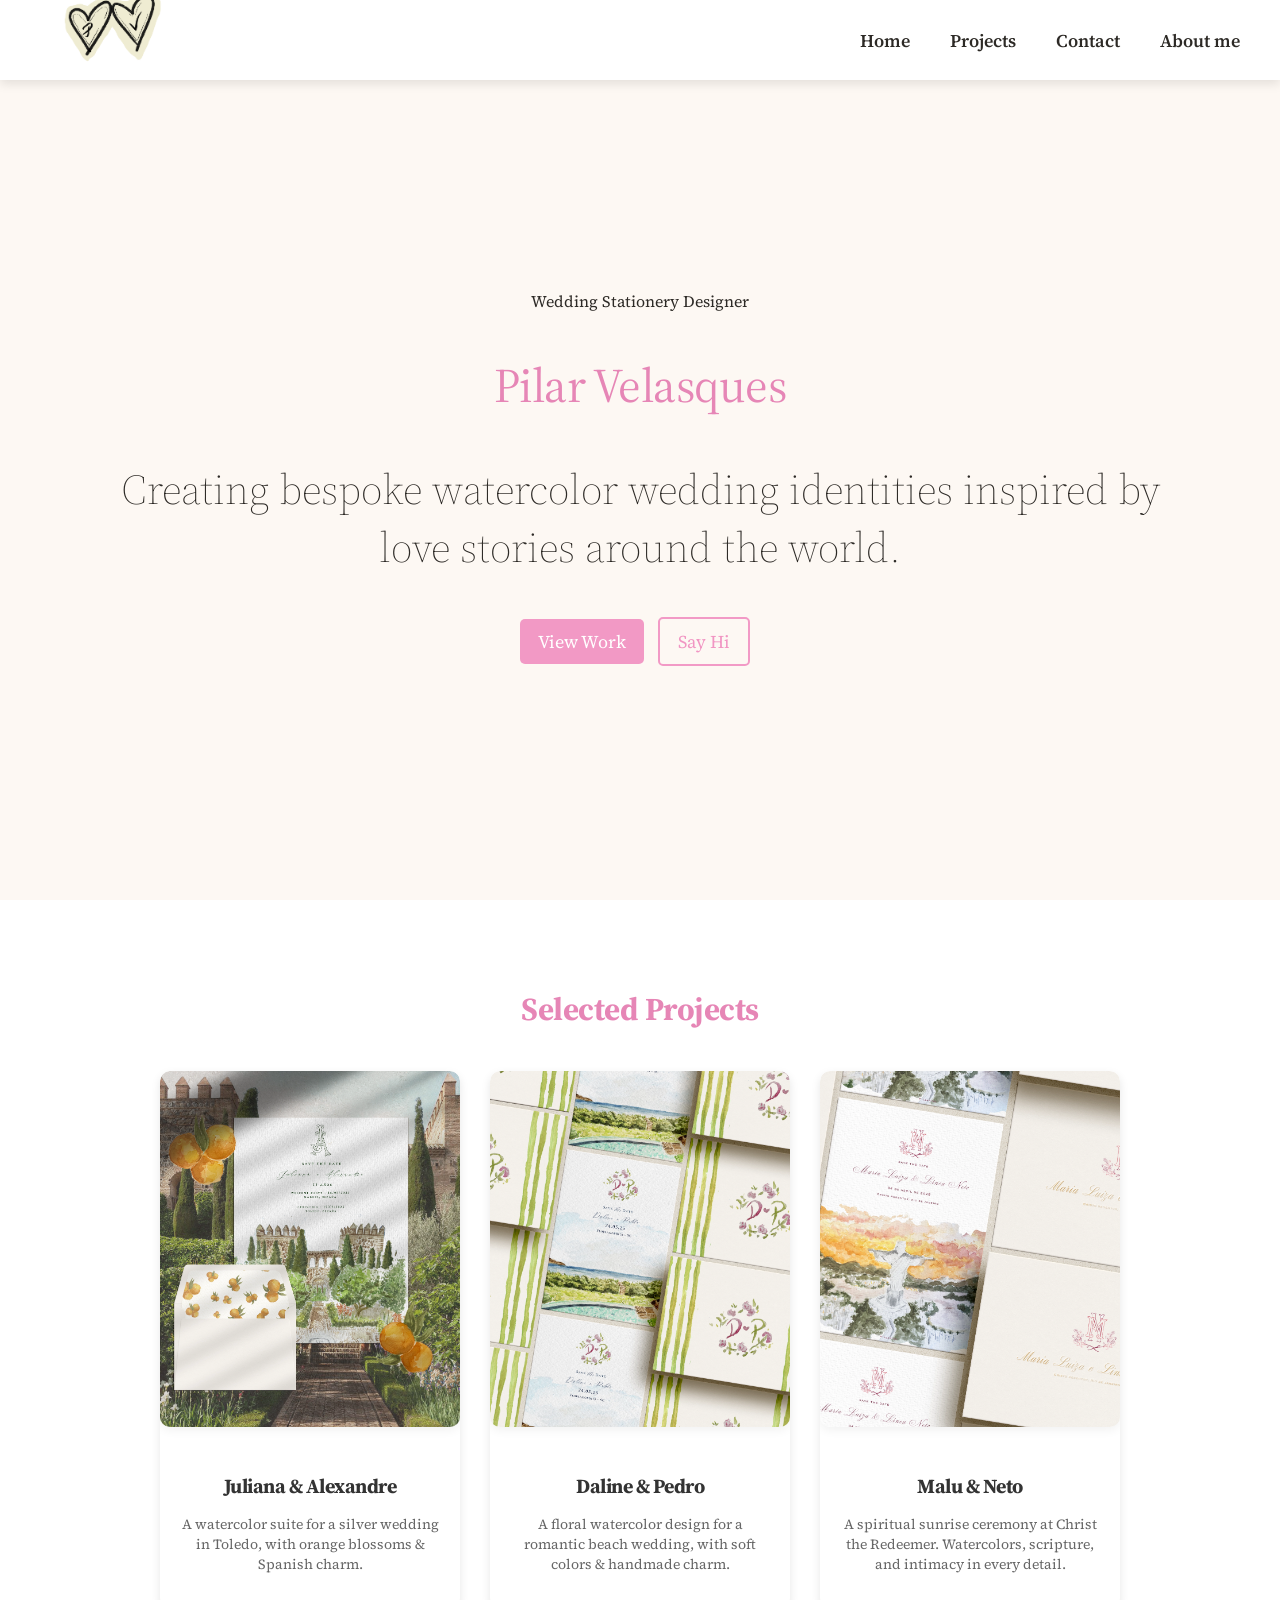
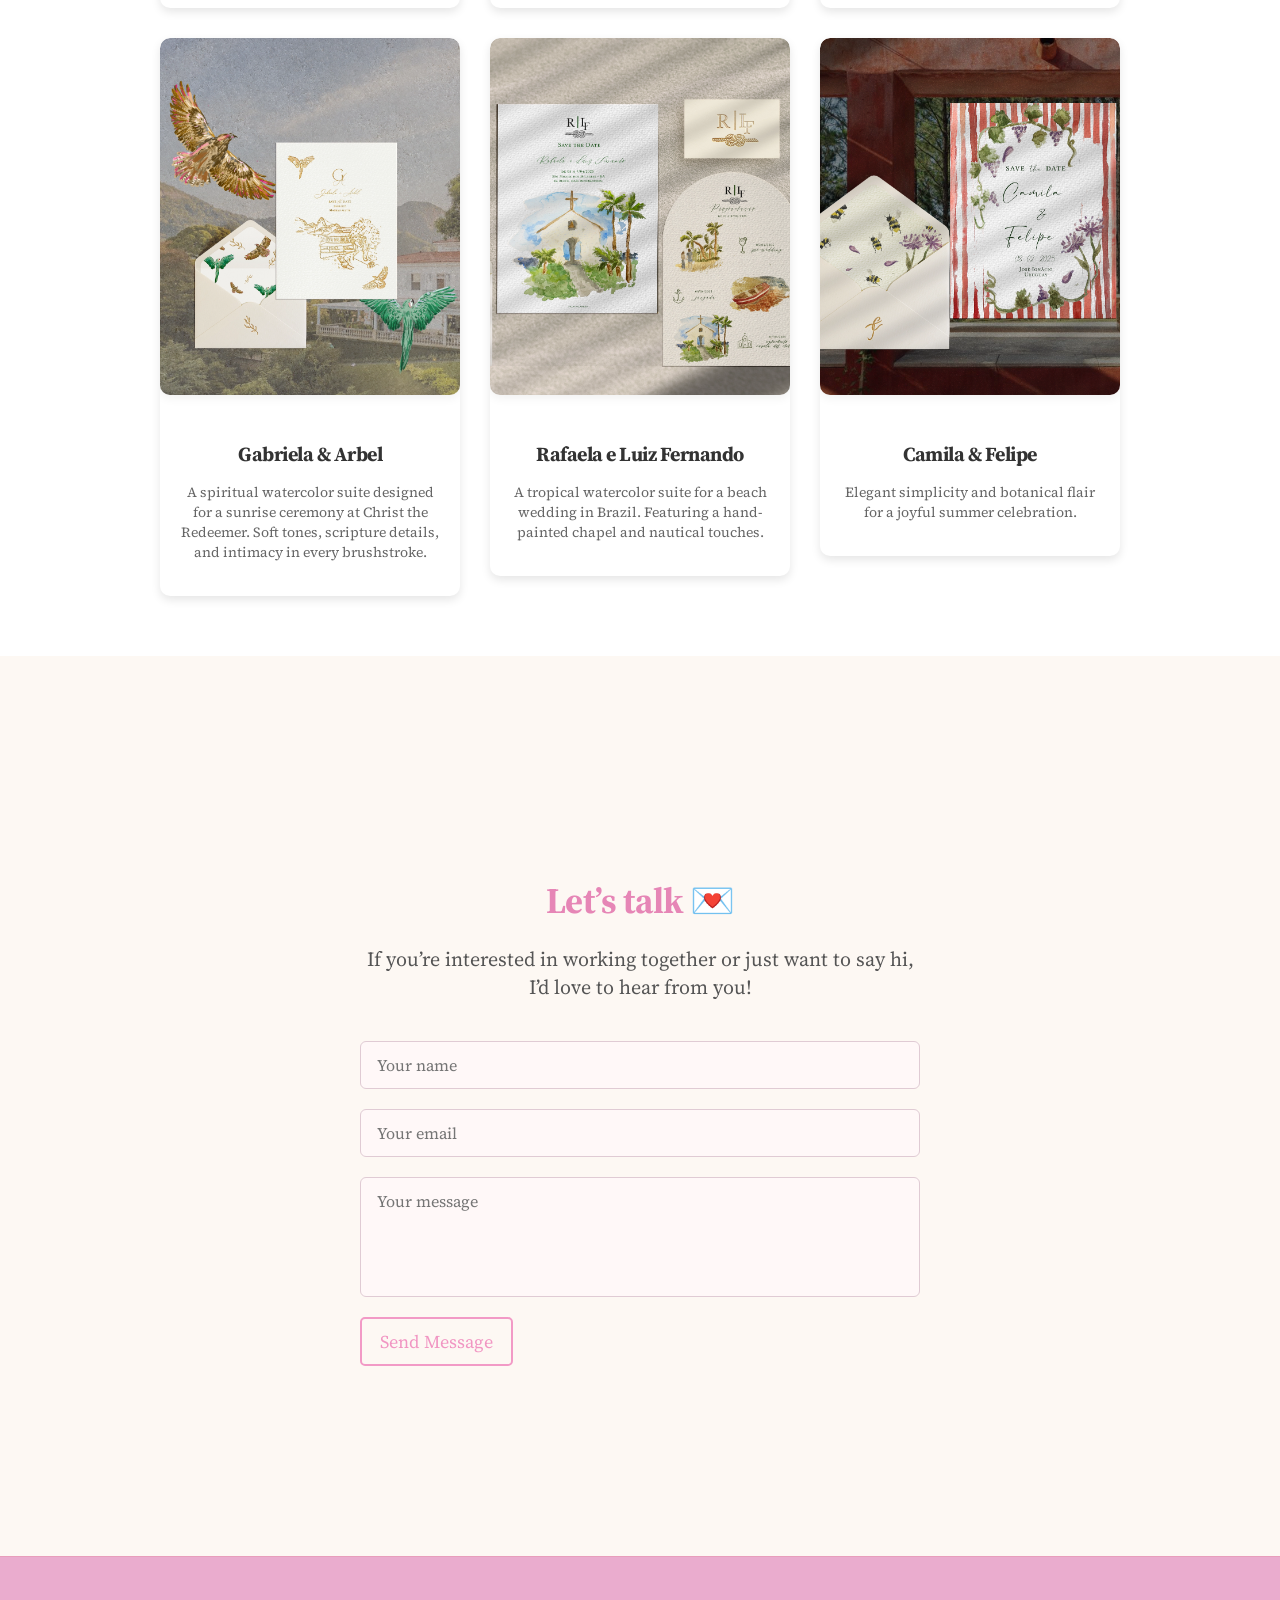
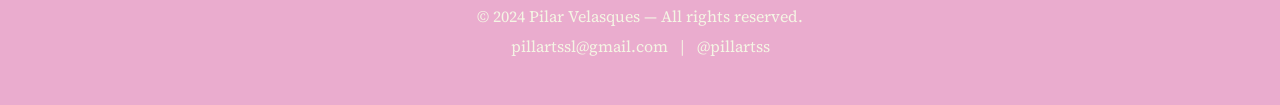
<file: index.html>
<!DOCTYPE html>
<html lang="en">
<head>
  <meta charset="UTF-8" />
  <meta name="viewport" content="width=device-width, initial-scale=1.0"/>
  <link href="media/img/laco pilarts webp.webp" rel="icon" type="image/png">
<link rel="stylesheet" href="css/style.css" />
  <link href="https://fonts.googleapis.com/css2?family=Source+Serif+4:wght@400;600&display=swap" rel="stylesheet">
  <title>Pilar Velasques</title>
</head>
<body>

  <!--  Header -->
  <header>
    <div class="logo">
      <a href="index.html">
        <img src="media/img/logo pilarts webp.webp" alt="Logo Pilar Velasques">
      </a>
    </div>
    <div class="menu-toggle">
  ☰
</div>
    <nav class="main-nav">
      <a href="#home">Home</a>
      <a href="#projects">Projects</a>
      <a href="#contact">Contact</a>
      <a href="about.html">About me</a>
    </nav>
  </header>

  <!-- Hero Section -->
<section class="hero" id="home">
  <div class="container">
    <p class="subtitle">Wedding Stationery Designer</p>

    <h1 class="title">
      Pilar Velasques
    </h1>

    <p class="intro">
      Creating bespoke watercolor wedding identities inspired by love stories around the world.
    </p>

    <div class="buttons">
      <a href="#projects" class="btn">View Work</a>
      <a href="#contact" class="btn outline">Say Hi</a>
    </div>
  </div>
</section>

<!-- Projects Section -->
  <section id="projects" class="projects">
    <h2>Selected Projects</h2>
    <div class="project-container">

      <a href="juliana-e-alexandre.html" class="project-link">
        <div class="project">
          <img src="media/img/mockup ju e alexandre portfolio webp.webp" alt="Juliana & Alexandre">
          <div class="project-details">
            <h3>Juliana & Alexandre</h3>
            <p>A watercolor suite for a silver wedding in Toledo, with orange blossoms & Spanish charm.</p>
          </div>
        </div>
      </a>

      <a href="daline-e-pedro.html" class="project-link">
        <div class="project">
          <img src="media/img/daline e pedro webp.webp" alt="Daline & Pedro">
          <div class="project-details">
            <h3>Daline & Pedro</h3>
            <p>A floral watercolor design for a romantic beach wedding, with soft colors & handmade charm.</p>
          </div>
        </div>
      </a>

      
      <a href="malu-e-neto.html" class="project-link">
        <div class="project">
          <img src="media/img/malu e lineu webp.webp" alt="Malu & Neto">
          <div class="project-details">
            <h3>Malu & Neto</h3>
            <p>A spiritual sunrise ceremony at Christ the Redeemer.  
            Watercolors, scripture, and intimacy in every detail.</p>
          </div>
        </div>
        </a>

              
      <a href="gabriela-e-arbel.html" class="project-link">
      <div class="project">
        <img src="media/img/gabriel e arbel 7.webp" alt="Gabriela e Arbel">
        <div class="project-details">
          <h3>Gabriela & Arbel</h3>
          <p>A spiritual watercolor suite designed for a sunrise ceremony at Christ the Redeemer. Soft tones, scripture details, and intimacy in every brushstroke.
            </p>
        </div>
      </div>
      </a>

      <a href="rafaela-e-luizfernando.html" class="project-link">
        <div class="project">
          <img src="media/img/rafaela mockup para portfolio webp.webp" alt="Rafaela e Luiz Fernando">
          <div class="project-details">
            <h3>Rafaela e Luiz Fernando</h3>
            <p>A tropical watercolor suite for a beach wedding in Brazil.
              Featuring a hand-painted chapel and nautical touches.</p>
          </div>
        </div>
      </a>
      
      <a href="camila-e-felipe.html" class="project-link">
      <div class="project">
        <img src="media/img/camila e felipe para portfolio webp.webp" alt="Camila & Felipe">
        <div class="project-details">
          <h3>Camila & Felipe</h3>
          <p>Elegant simplicity and botanical flair for a joyful summer celebration.</p>
        </div>
      </div>

    </div>
  </section>

  <!-- Contact Section -->
  <section id="contact" class="contact">
    <div class="container">
      <h2>Let’s talk 💌</h2>
      <p>If you’re interested in working together or just want to say hi, I’d love to hear from you!</p>
      <form class="contact-form" action="mailto:pillartssl@gmail.com" method="POST" enctype="text/plain">
        <input type="text" name="name" placeholder="Your name" required>
        <input type="email" name="email" placeholder="Your email" required>
        <textarea name="message" placeholder="Your message" required></textarea>
        <button type="submit" class="btn outline">Send Message</button>
      </form>
    </div>
  </section>

  <!-- Footer -->
  <footer class="footer">
    <div class="footer-container">
      <p>© 2024 Pilar Velasques — All rights reserved.</p>
      <p class="footer-contact">
        <a href="mailto:pillartssl@gmail.com">pillartssl@gmail.com</a> |
        <a href="https://www.instagram.com/pillartss" target="_blank">@pillartss</a>
      </p>
    </div>
  </footer>

</body>
</html>
</file>
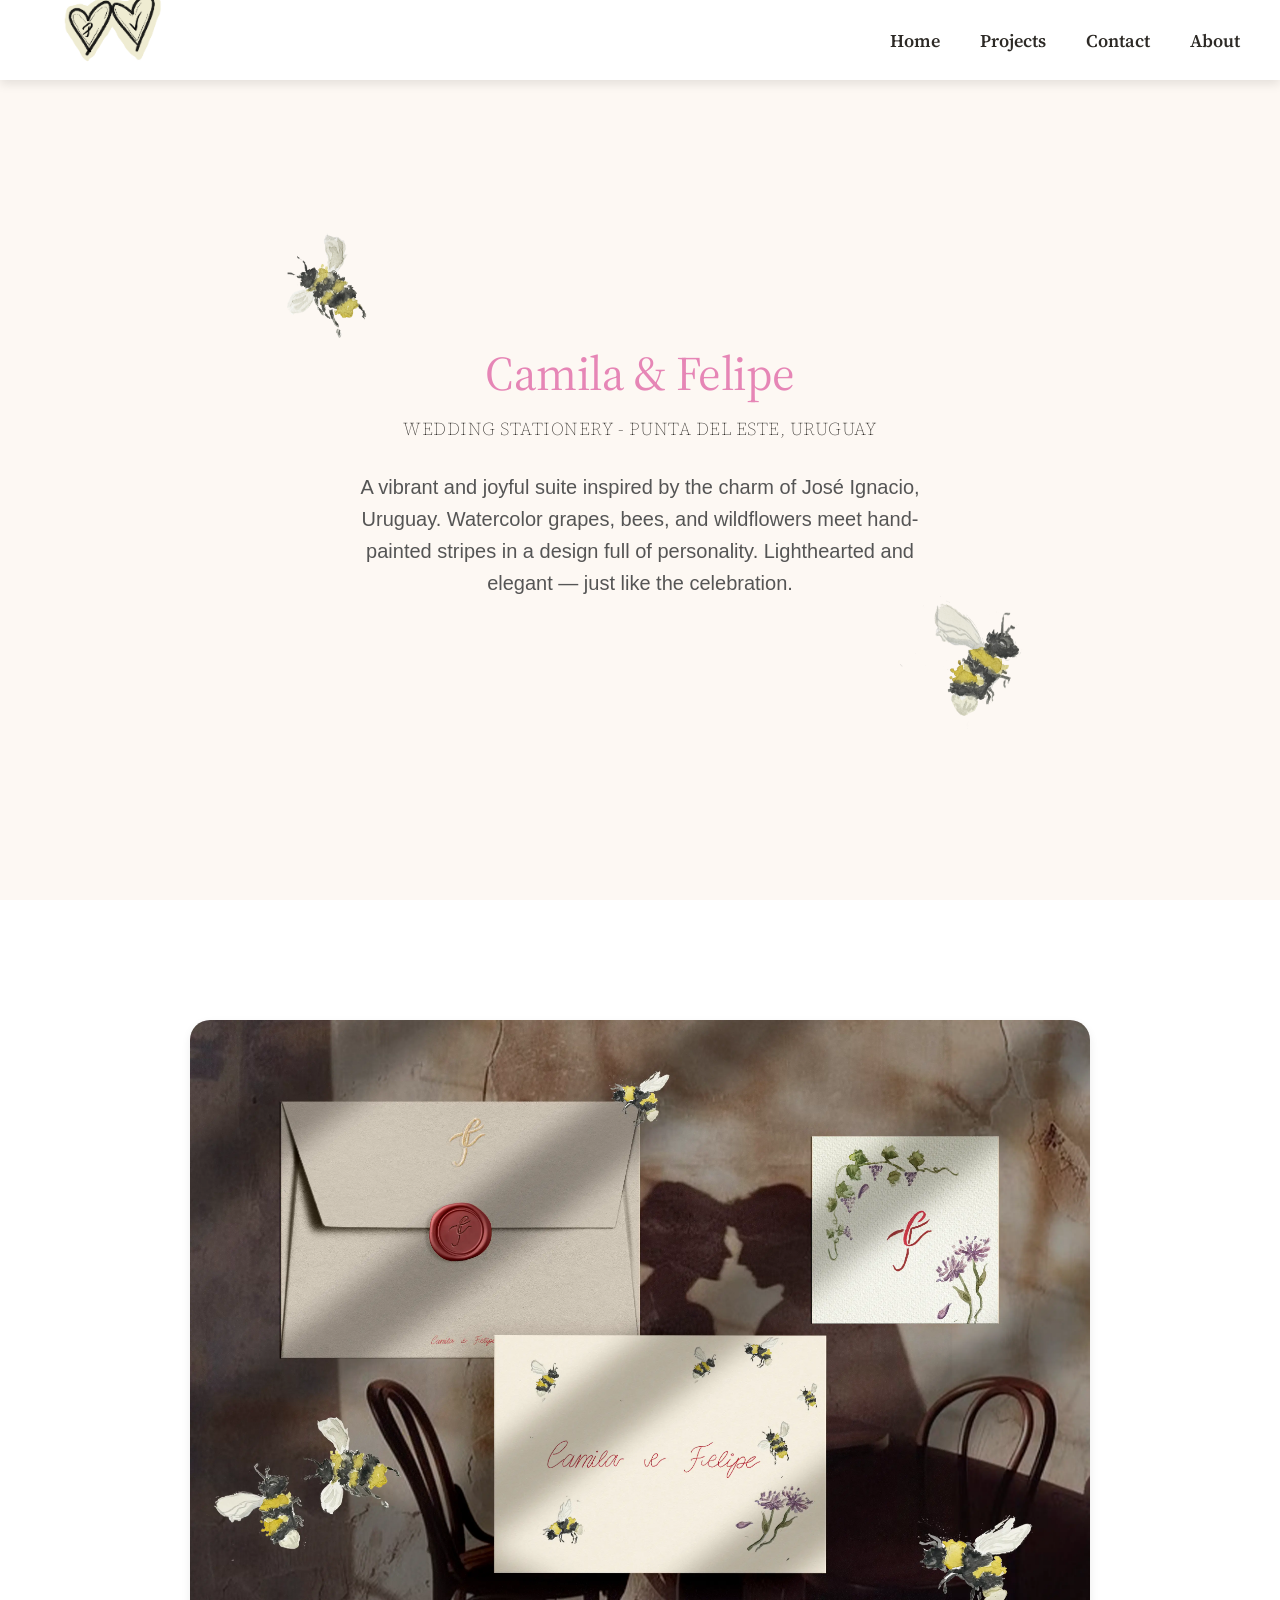
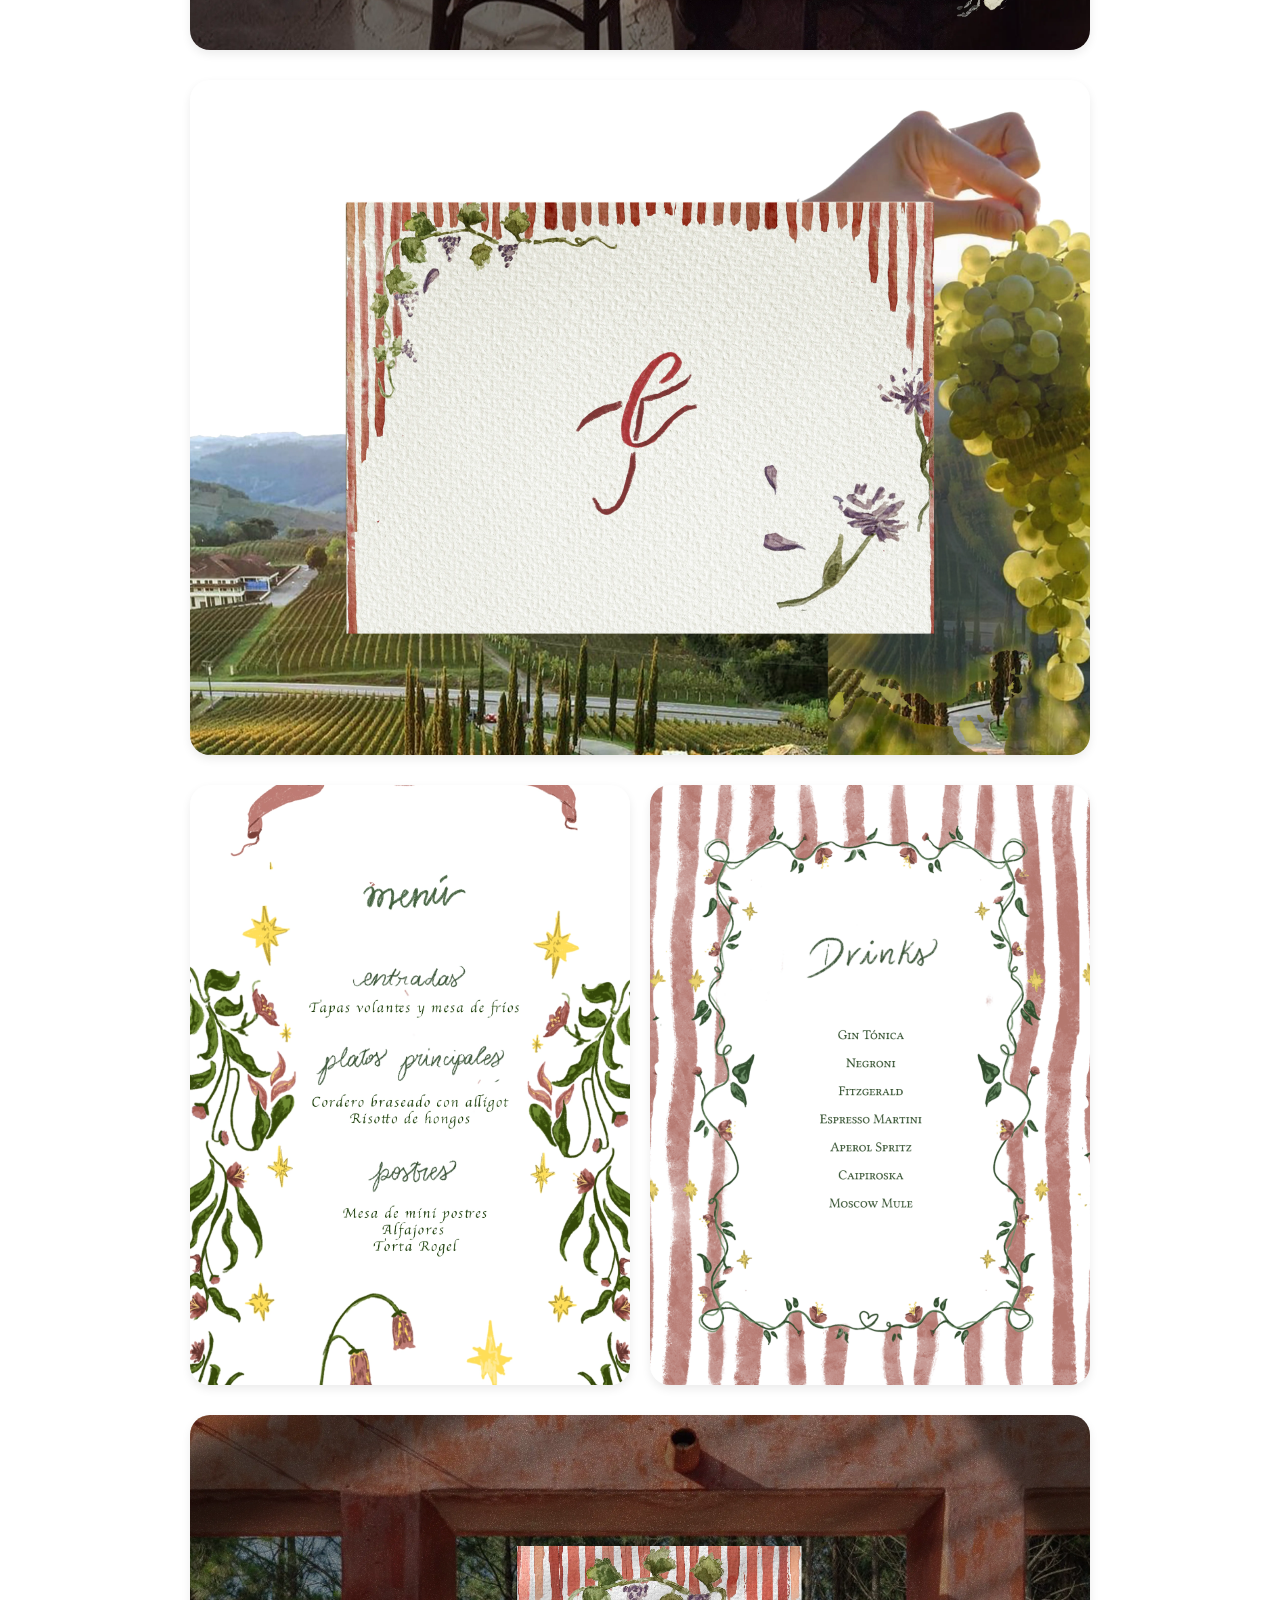
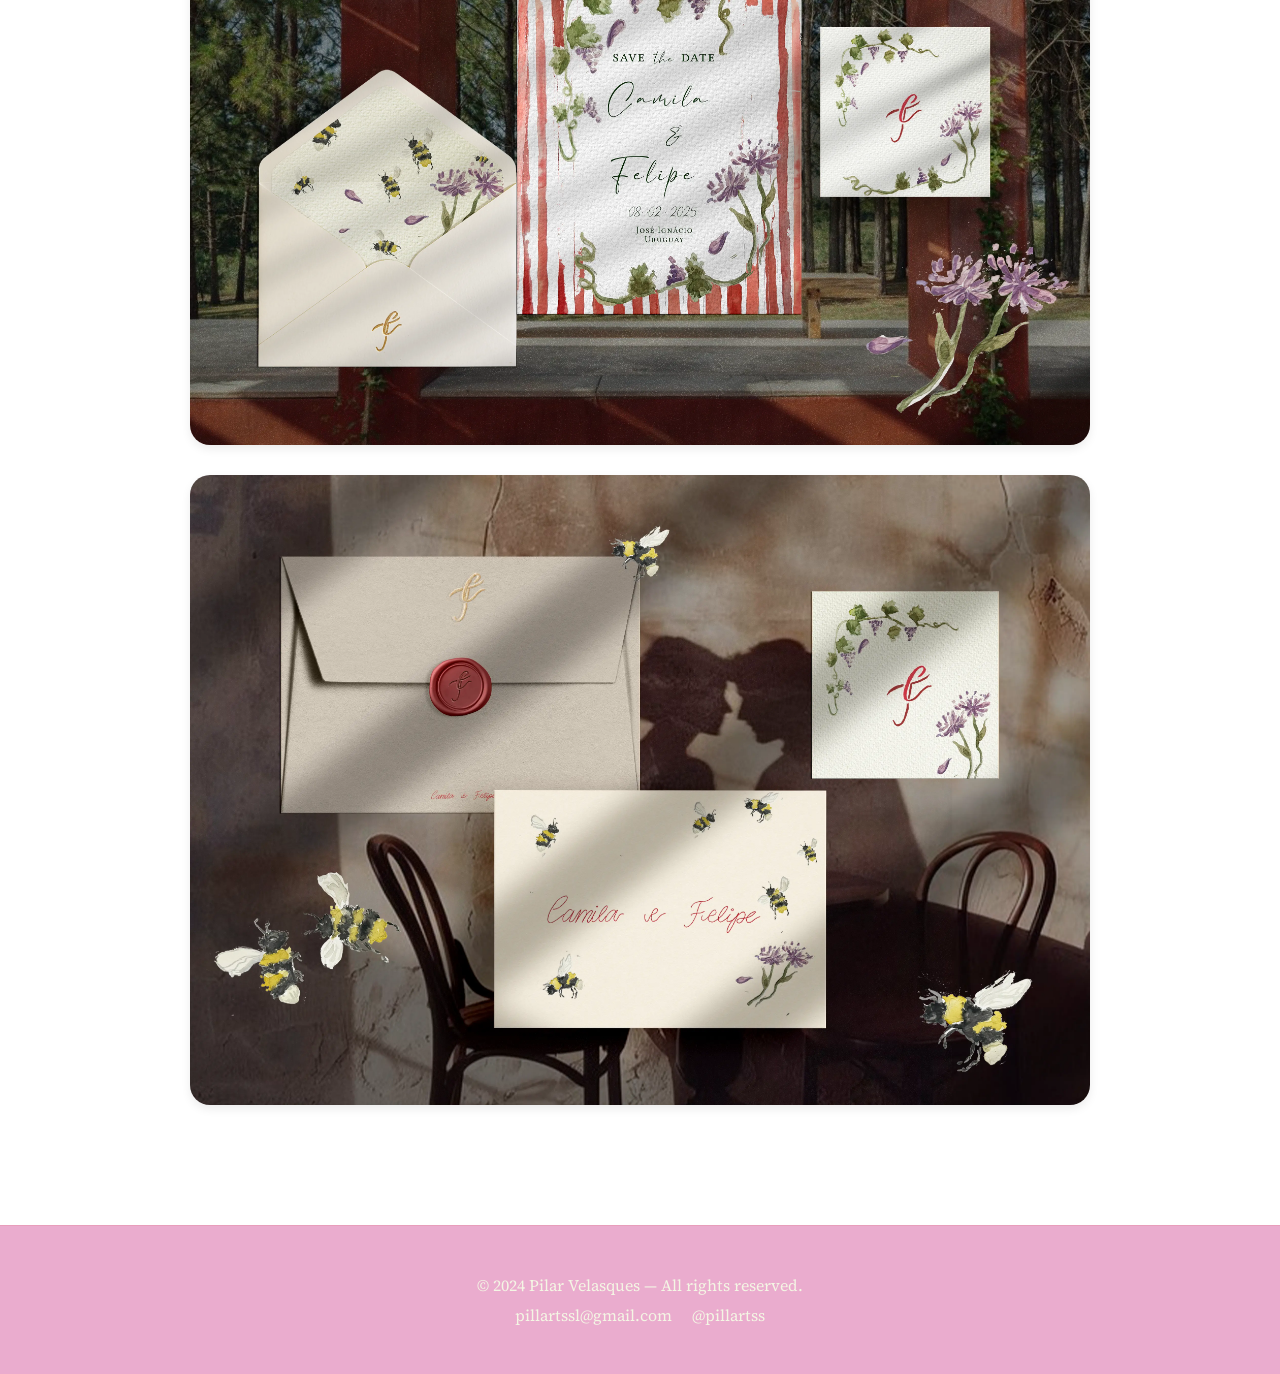
<file: camila-e-felipe.html>
<!DOCTYPE html>
<html lang="en">
<head>
  <meta charset="UTF-8" />
  <meta name="viewport" content="width=device-width, initial-scale=1.0"/>
  <link rel="stylesheet" href="css/style.css" />
  <link href="https://fonts.googleapis.com/css2?family=Source+Serif+4:wght@400;600&display=swap" rel="stylesheet">
  <title>Camila & Felipe| Project</title>
</head>
<body>
  <!--  Header -->
  <header>
    <div class="logo">
      <a href="index.html">
        <img src="media/img/logo pilarts webp.webp" alt="Logo Pilar Velasques">
      </a>
    </div>
    <nav class="main-nav">
      <a href="index.html#home">Home</a>
      <a href="index.html#projects">Projects</a>
      <a href="index.html#contact">Contact</a>
      <a href="about.html">About</a>
    </nav>
  </header>


<!--Hero Section -->
<section class="hero">
    <div class="container">
      <h1>Camila & Felipe </h1>
      <p class="project-subtitle">Wedding stationery - Punta del este, Uruguay</p>
      <p class="details">
        A vibrant and joyful suite inspired by the charm of José Ignacio, Uruguay.
        Watercolor grapes, bees, and wildflowers meet hand-painted stripes in a design full of personality.
        Lighthearted and elegant — just like the celebration.
        
      </p>
      <div class="flores-moldura">
        <img src="media/img/abelha webp.webp" class="flor esquerda" alt="Flor esquerda">
       <img src="media/img/abelha webp2.webp" class="flor direita" alt="Flor direita">
    </div>
  </section>

  <!-- Project Images Section -->
  <section class="projects">
    <div class="project-images">
       <img src="media/img/mockup 4 camila e felipe.webp" alt="Invitation">
      <img src="media/img/mockup camila e felipe.webp" alt="Invitation">
      <div class="image-row">
        <img src="media/img/camila e felipe menu.webp" alt="Vertical 1">
        <img src="media/img/carta de drinks camila e. felipe.webp" alt="Vertical 2">
      </div>
      <img src="media/img/camila e felipe mockup 2.webp" alt="Menu Design">
      <img src="media/img/mockup 4 camila e felipe.webp" alt="Vertical 1">
      
      
    </div>
  </section>

    
</body>
</html>

<!-- Footer -->
<footer class="footer">
    <div class="footer-container">
      <p>© 2024 Pilar Velasques — All rights reserved.</p>
      <p class="footer-contact">
        <a href="mailto:pillartssl@gmail.com">pillartssl@gmail.com</a>
        <a href="https://www.instagram.com/pillartss" target="_blank">@pillartss</a>
      </p>
    </div>
  </footer>
</file>
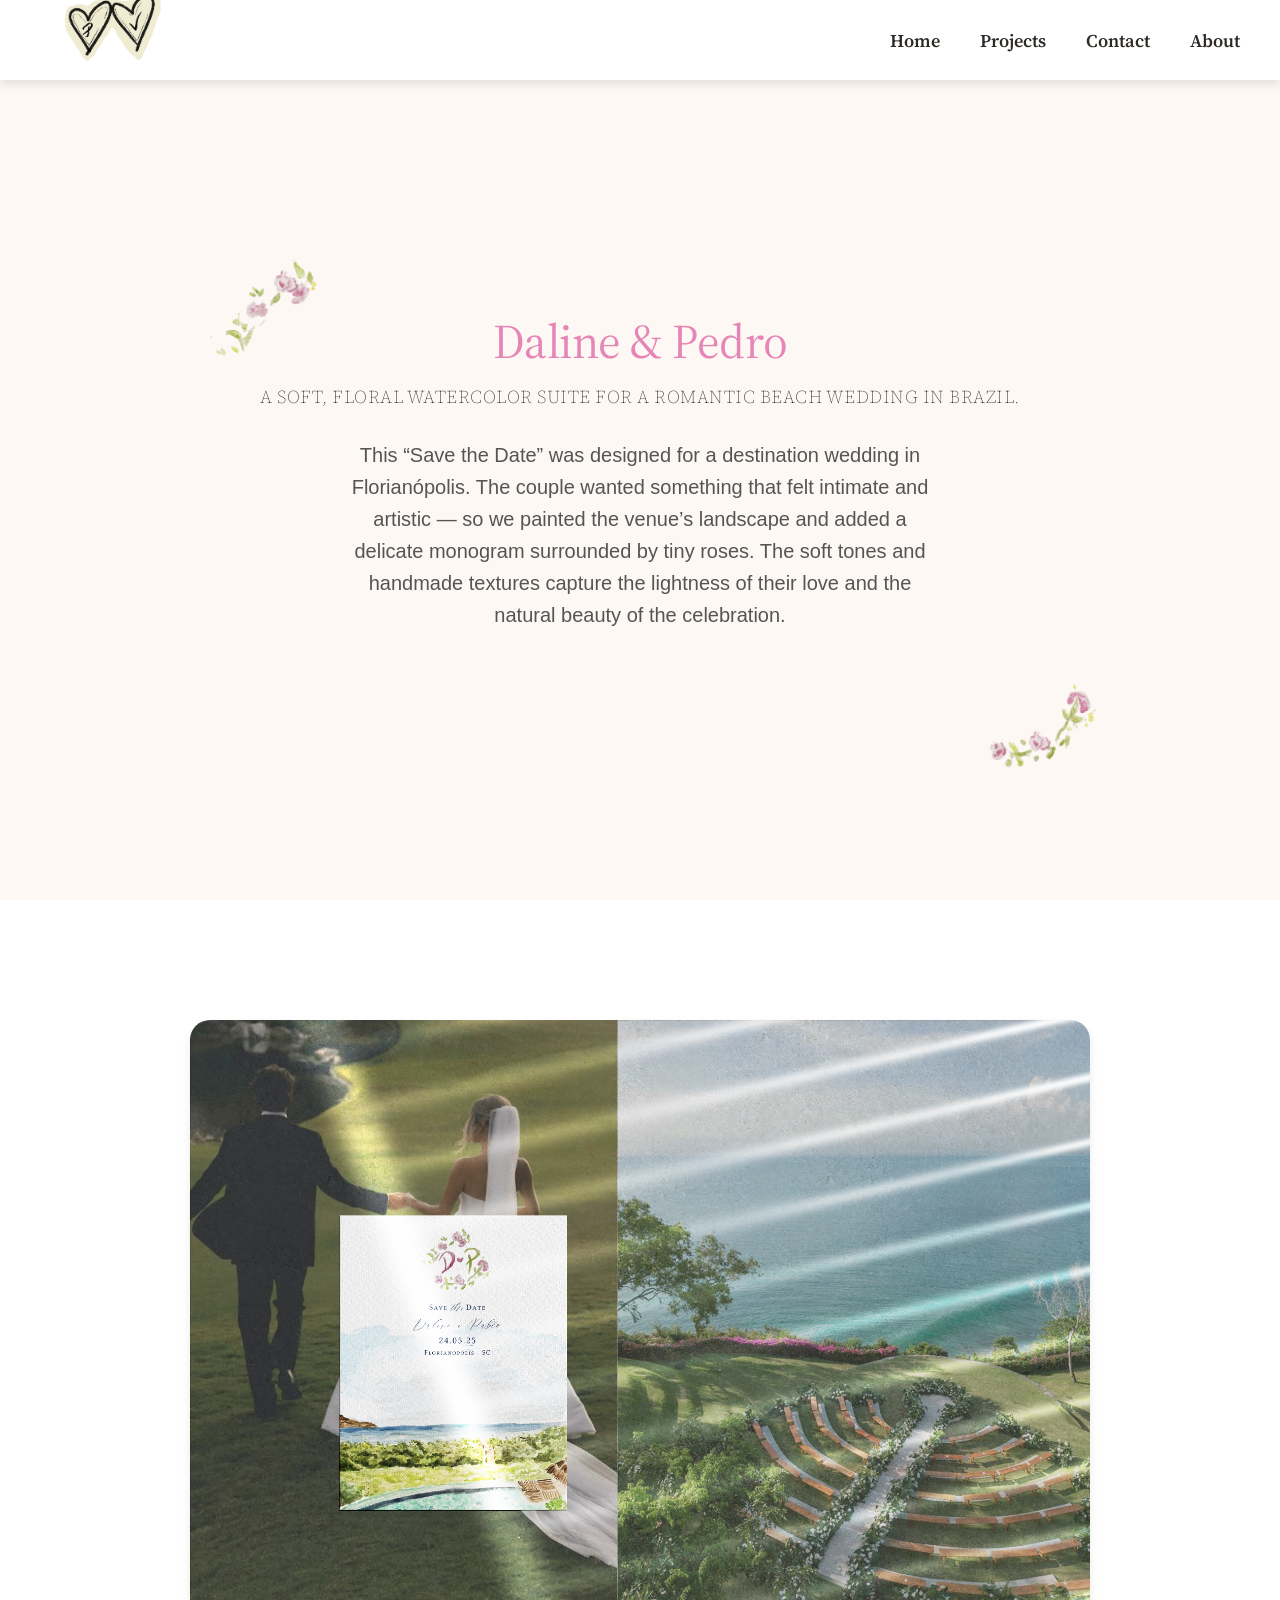
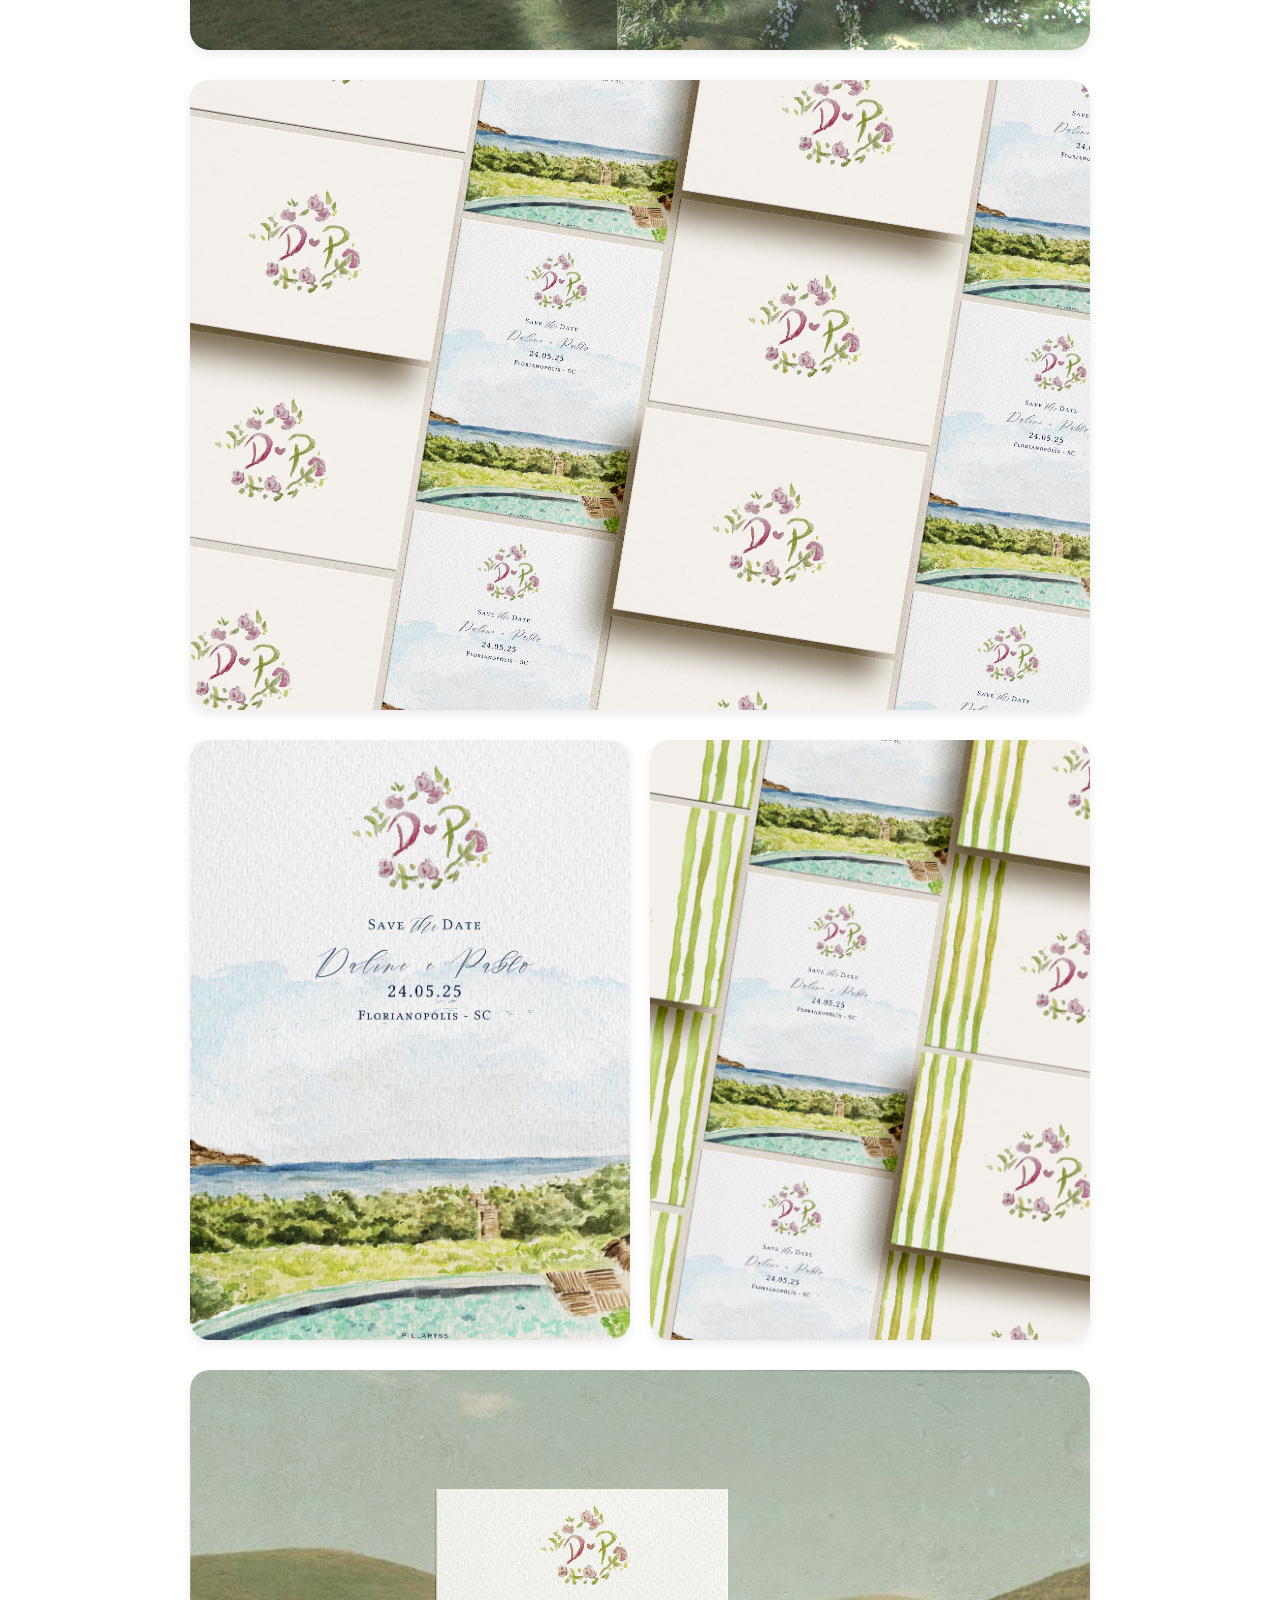
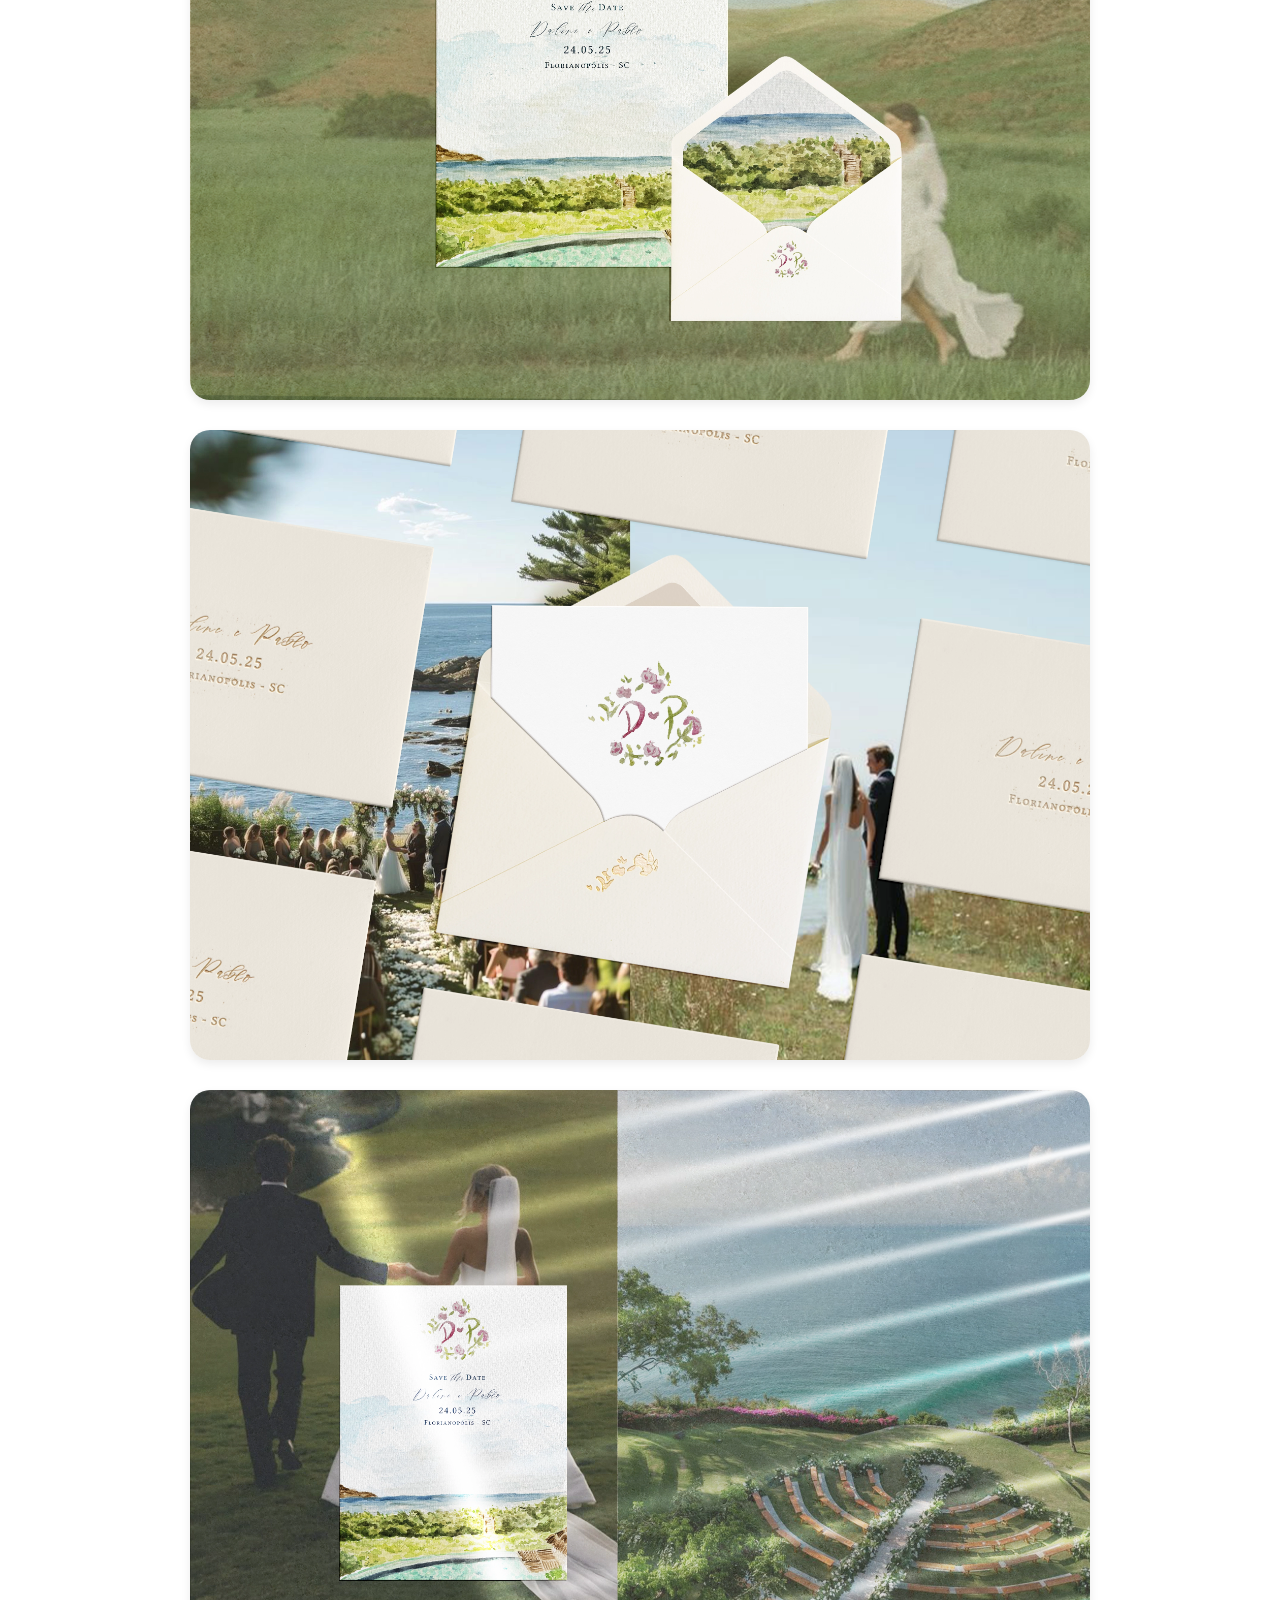
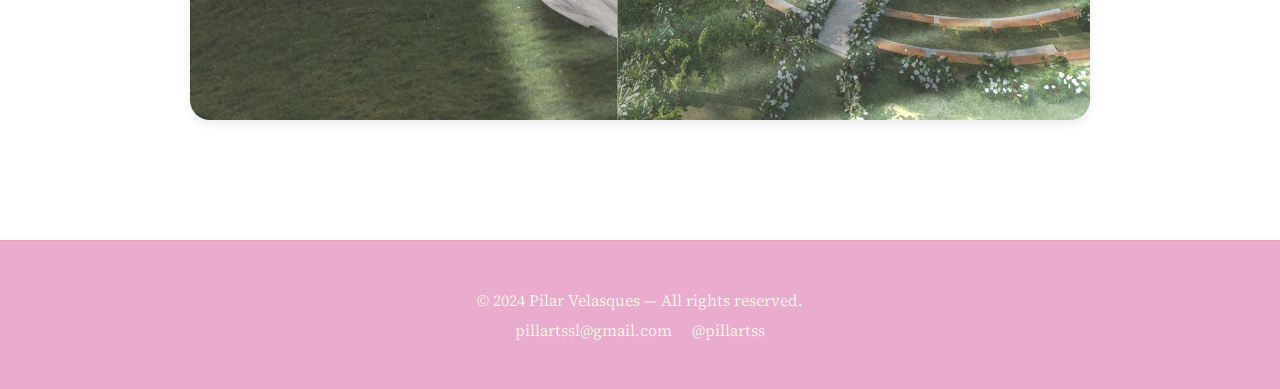
<file: daline-e-pedro.html>
<!DOCTYPE html>
<html lang="en">
<head>
  <meta charset="UTF-8" />
  <meta name="viewport" content="width=device-width, initial-scale=1.0"/>
  <link rel="stylesheet" href="css/style.css" />
  <link href="https://fonts.googleapis.com/css2?family=Source+Serif+4:wght@400;600&display=swap" rel="stylesheet">
  <title>Daline & Pedro| Project</title>
</head>
<body>
  <!--  Header -->
  <header>
    <div class="logo">
      <a href="index.html">
        <img src="media/img/logo pilarts webp.webp" alt="Logo Pilar Velasques">
      </a>
    </div>
    <nav class="main-nav">
      <a href="index.html#home">Home</a>
      <a href="index.html#projects">Projects</a>
      <a href="index.html#contact">Contact</a>
      <a href="about.html">About</a>
    </nav>
  </header>


<!--Hero Section -->
<section class="hero">
    <div class="container">
      <h1>Daline & Pedro</h1>
      <p class="project-subtitle">A soft, floral watercolor suite for a romantic beach wedding in Brazil.</p>
      <p class="details">
        This “Save the Date” was designed for a destination wedding in Florianópolis.
The couple wanted something that felt intimate and artistic — so we painted the venue’s landscape
and added a delicate monogram surrounded by tiny roses. The soft tones and handmade textures
capture the lightness of their love and the natural beauty of the celebration.
      </p>
      <div class="flores-moldura">
        <img src="media/img/flores daline 2.webp" class="flor esquerda" alt="Flor esquerda">
       <img src="media/img/flores daline1 .webp" class="flor direita" alt="Flor direita">
    </div>
  </section>

  <!-- Project Images Section -->
  <section class="projects">
    <div class="project-images">
       <img src="media/img/mockup daline .webp" alt="Invitation">
      <img src="media/img/daline e pedro mockup 1 .webp" alt="Invitation">
      <div class="image-row">
        <img src="media/img/daline e pedro.webp" alt="Vertical 1">
        <img src="media/img/daline e pedro webp.webp" alt="Vertical 2">
      </div>
      <img src="media/img/mockup daline webp1 .webp" alt="Menu Design">
      <img src="media/img/mockup daline webp2.webp" alt="Vertical 1">
      <img src="media/img/mockup daline .webp" alt="Vertical 2">

      
    </div>
  </section>

    
</body>
</html>

<!-- Footer -->
<footer class="footer">
    <div class="footer-container">
      <p>© 2024 Pilar Velasques — All rights reserved.</p>
      <p class="footer-contact">
        <a href="mailto:pillartssl@gmail.com">pillartssl@gmail.com</a>
        <a href="https://www.instagram.com/pillartss" target="_blank">@pillartss</a>
      </p>
    </div>
  </footer>
</file>
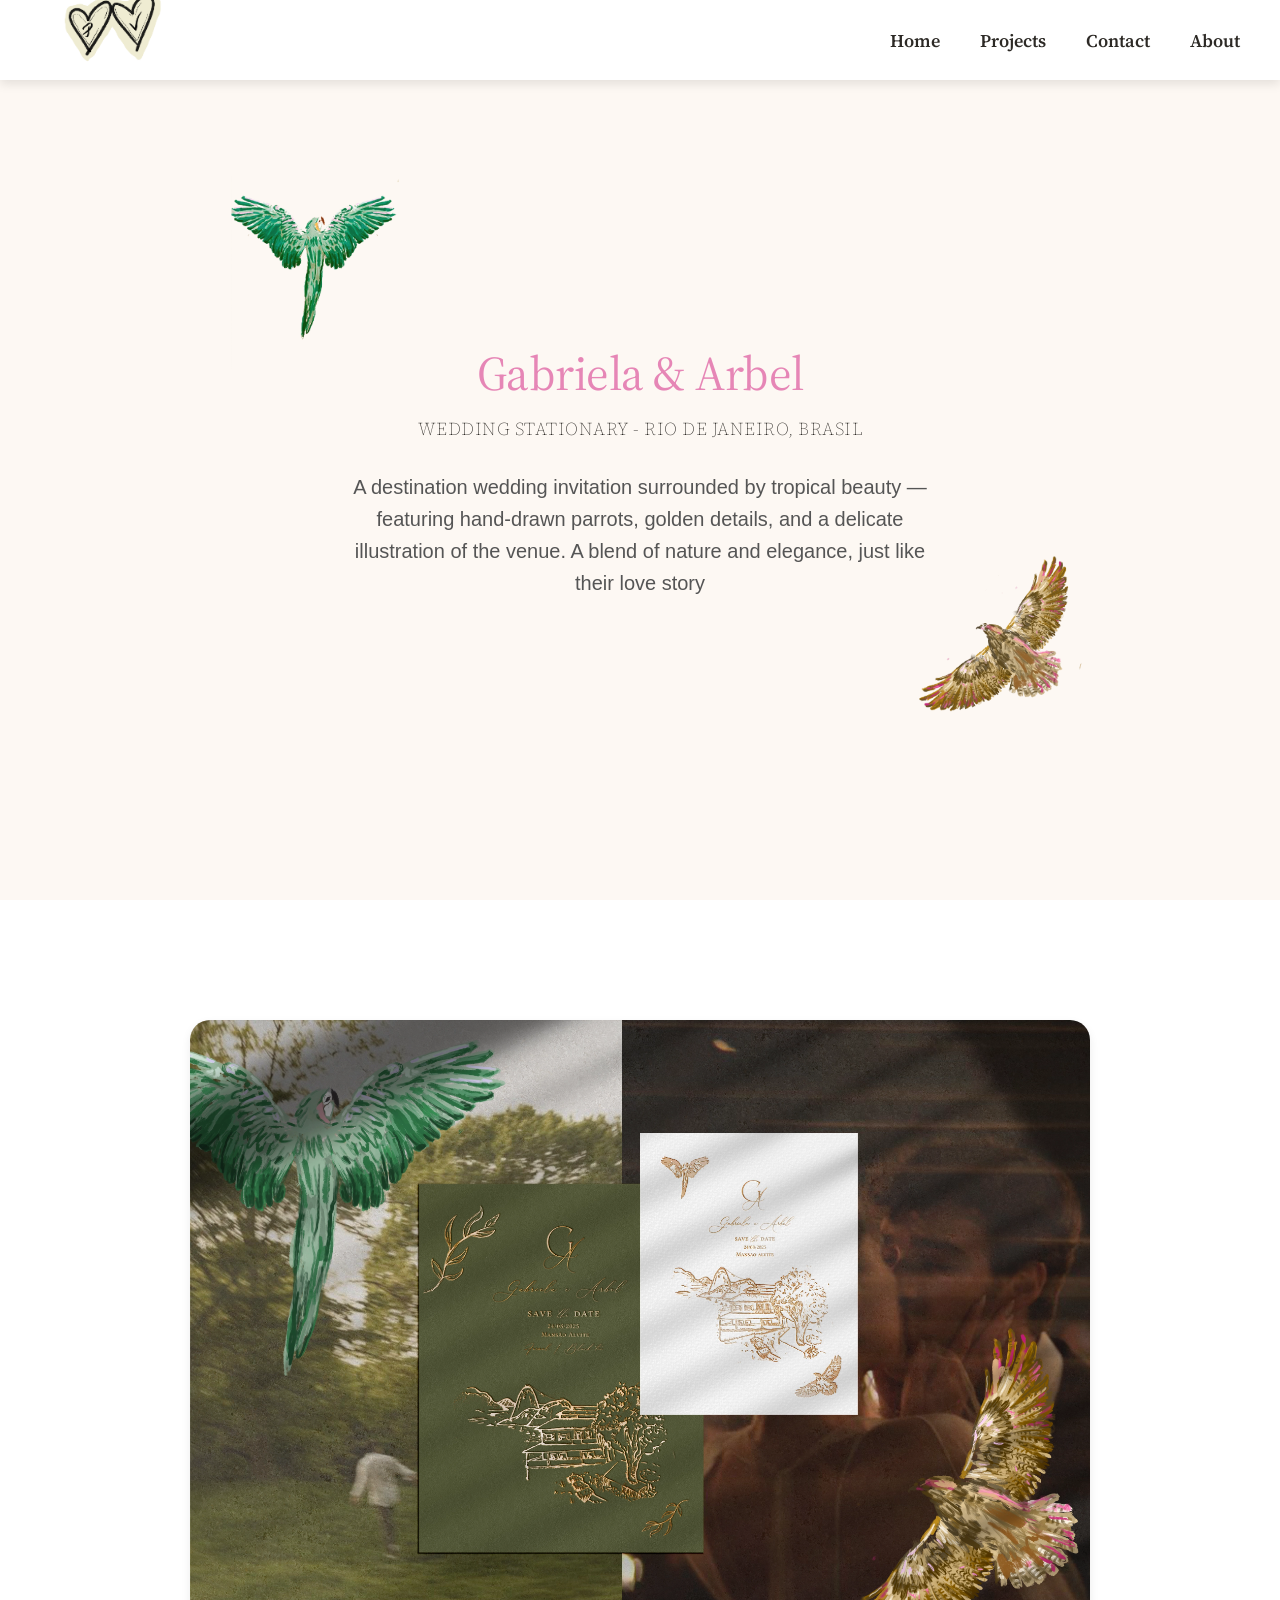
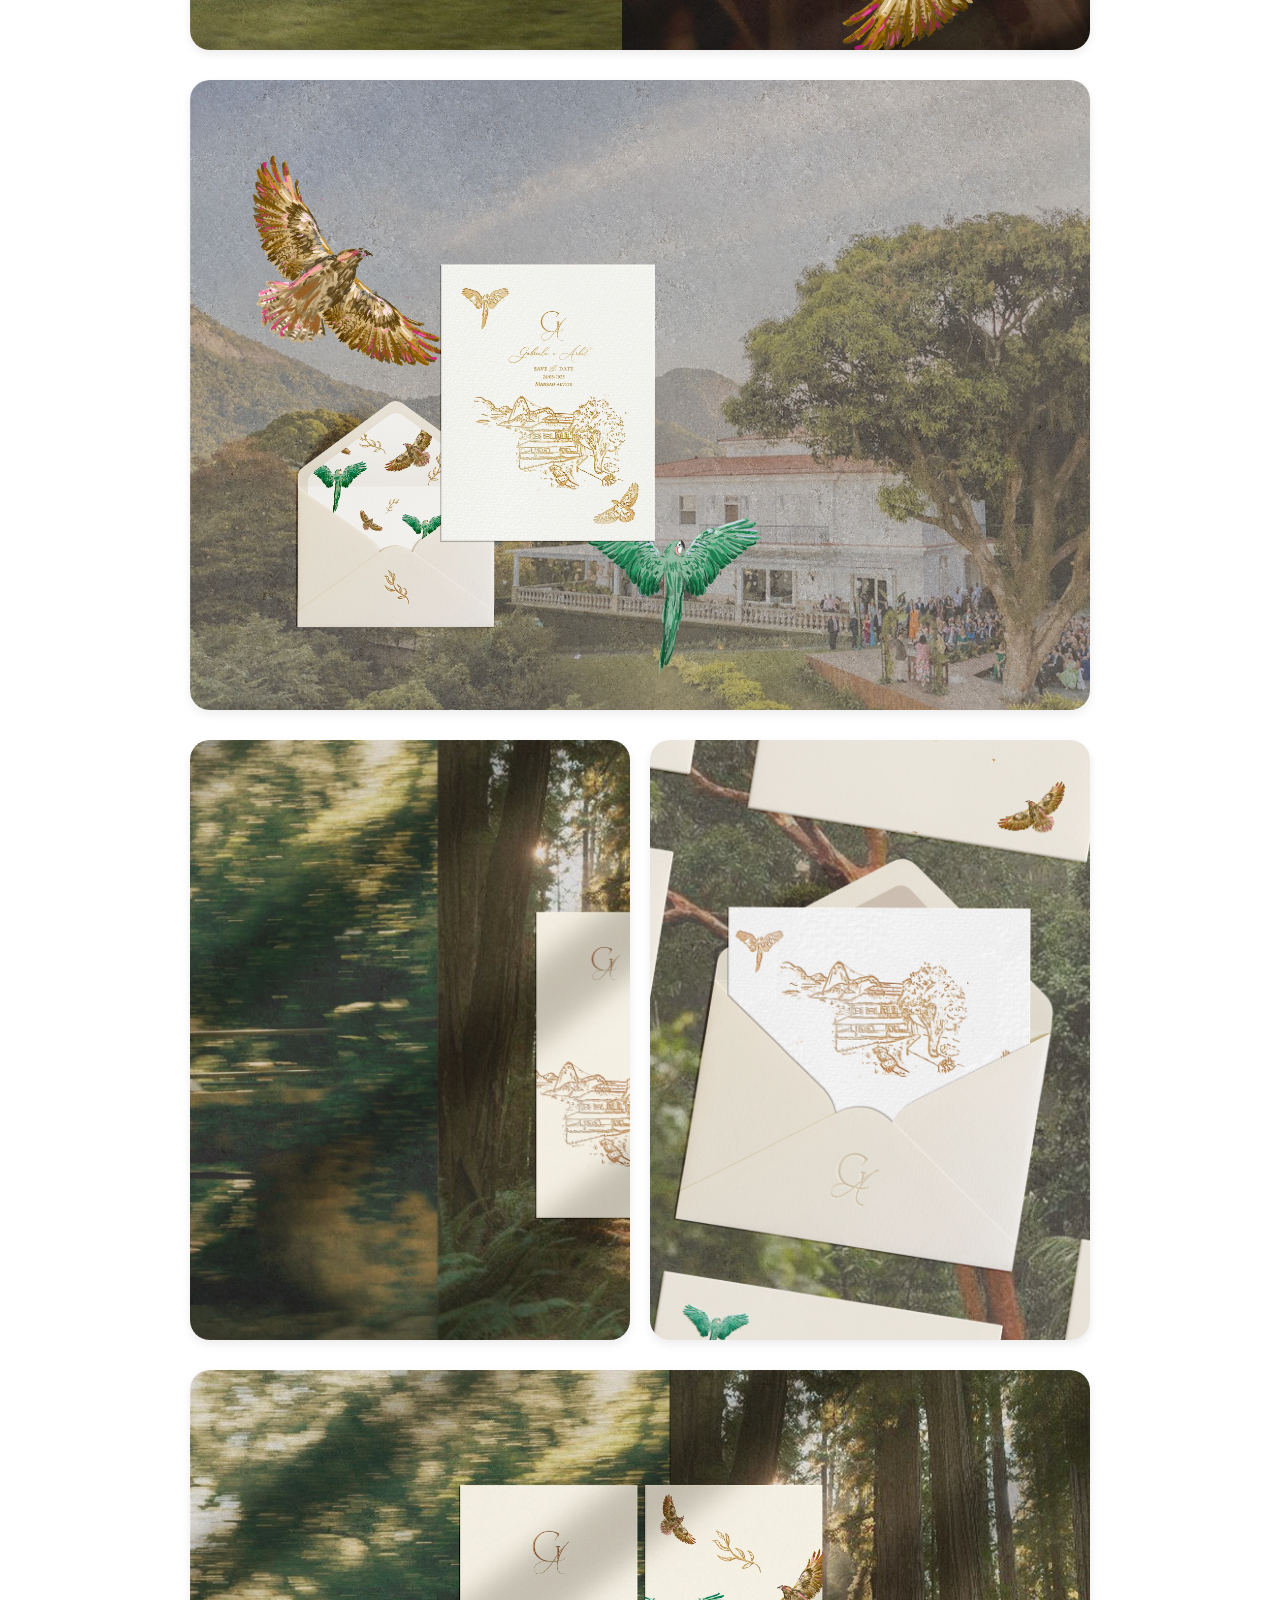
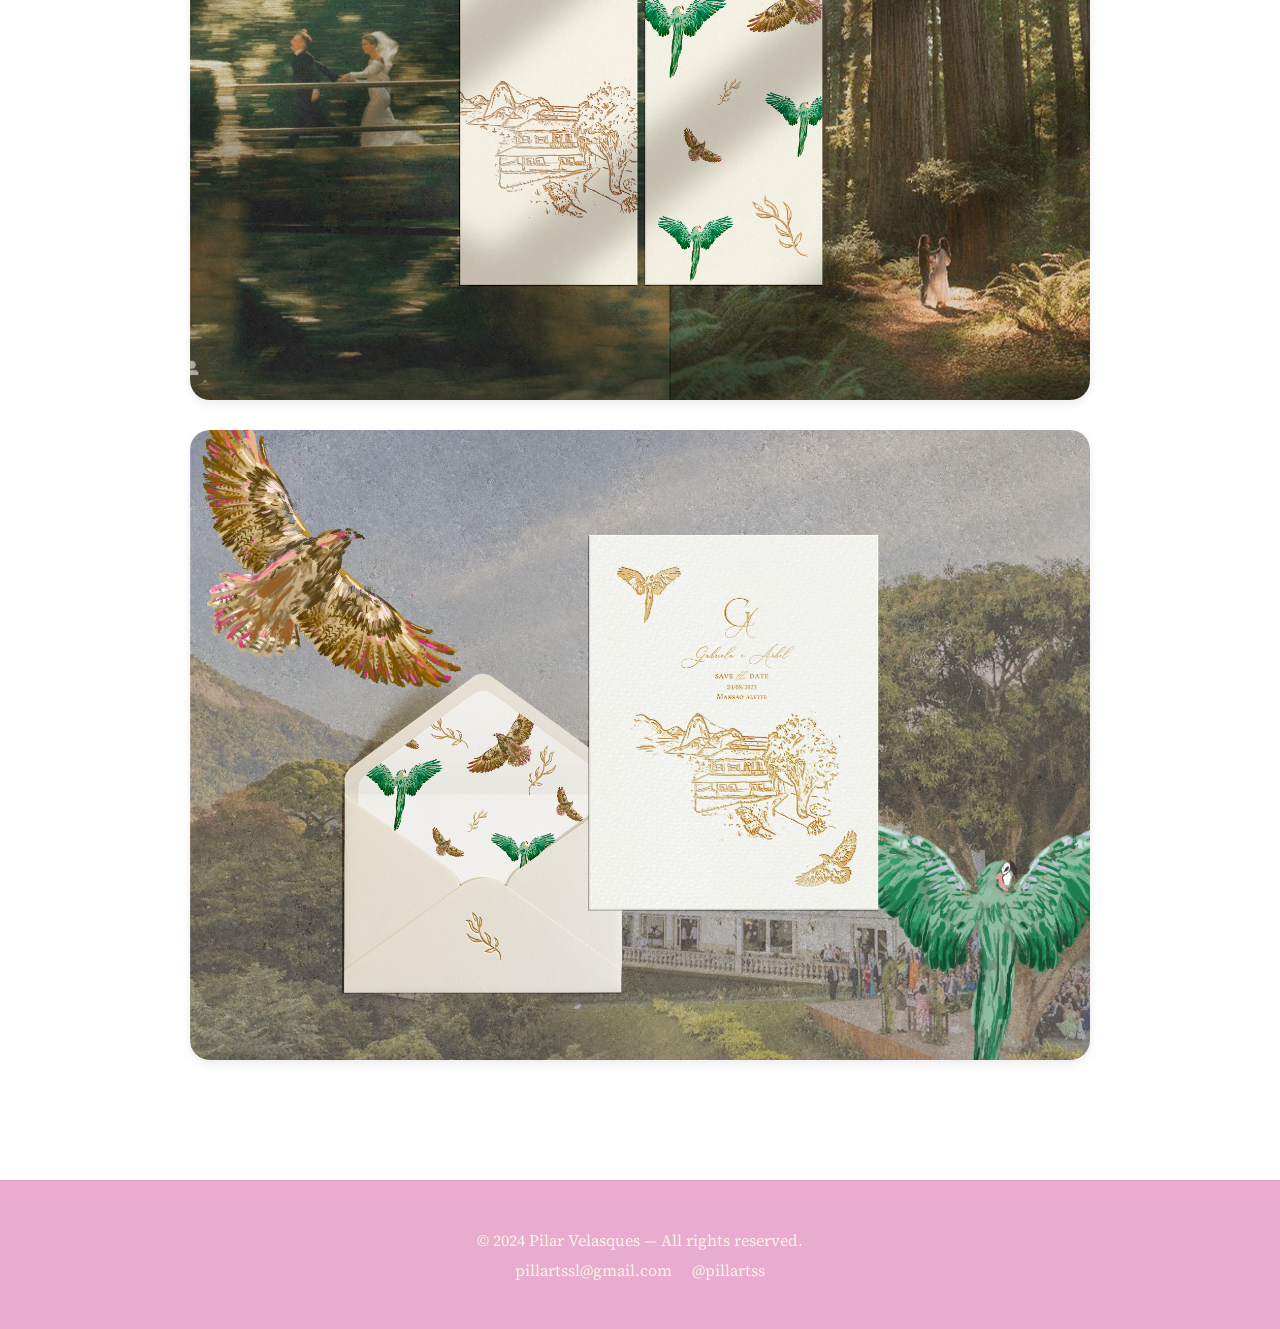
<file: gabriela-e-arbel.html>
<!DOCTYPE html>
<html lang="en">
<head>
  <meta charset="UTF-8" />
  <meta name="viewport" content="width=device-width, initial-scale=1.0"/>
  <link rel="stylesheet" href="css/style.css" />
  <link href="https://fonts.googleapis.com/css2?family=Source+Serif+4:wght@400;600&display=swap" rel="stylesheet">
  <title>Gabriela & Arbel | Project</title>
</head>
<body>
  <!--  Header -->
  <header>
    <div class="logo">
      <a href="index.html">
        <img src="media/img/logo pilarts webp.webp" alt="Logo Pilar Velasques">
      </a>
    </div>
    <nav class="main-nav">
      <a href="index.html#home">Home</a>
      <a href="index.html#projects">Projects</a>
      <a href="index.html#contact">Contact</a>
      <a href="about.html">About</a>
    </nav>
  </header>


<!--Hero Section -->
<section class="hero">
    <div class="container">
      <h1>Gabriela & Arbel</h1>
      <p class="project-subtitle">Wedding Stationary - Rio de janeiro, Brasil</p>
      <p class="details">
        A destination wedding invitation surrounded by tropical beauty — featuring hand-drawn parrots, golden details, and a delicate illustration of the venue. A blend of nature and elegance, just like their love story
      </p>
      <div class="laranja-moldura">
        <img src="media/img/passaro arbel.webp" class="laranja esquerda" alt="Laranja esquerda">
        <img src="media/img/passaro gabriela e arbel .webp" class="laranja direita" alt="Laranja direita">
      </div>
    </div>
  </section>

  <!-- Project Images Section -->
  <section class="projects">
    <div class="project-images">
      <img src="media/img/gabriela e arbel 1 .webp" alt="Invitation">
      <img src="media/img/gabriela e arbel.webp" alt="Menu Design">
      
      <div class="image-row">
        <img src="media/img/gabriela e arbel 2 .webp" alt="Vertical 1">
        <img src="media/img/gabriela e arbel 3.webp" alt="Vertical 2">
      </div>
      
      <img src="media/img/gabriela e arbel 6 .webp" alt="Extra 1">
      <img src="media/img/gabriela e arbel 4.webp" alt="Extra 2">
    </div>
  </section>

    
</body>
</html>

<!-- Footer -->
<footer class="footer">
    <div class="footer-container">
      <p>© 2024 Pilar Velasques — All rights reserved.</p>
      <p class="footer-contact">
        <a href="mailto:pillartssl@gmail.com">pillartssl@gmail.com</a>
        <a href="https://www.instagram.com/pillartss" target="_blank">@pillartss</a>
      </p>
    </div>
  </footer>
</file>
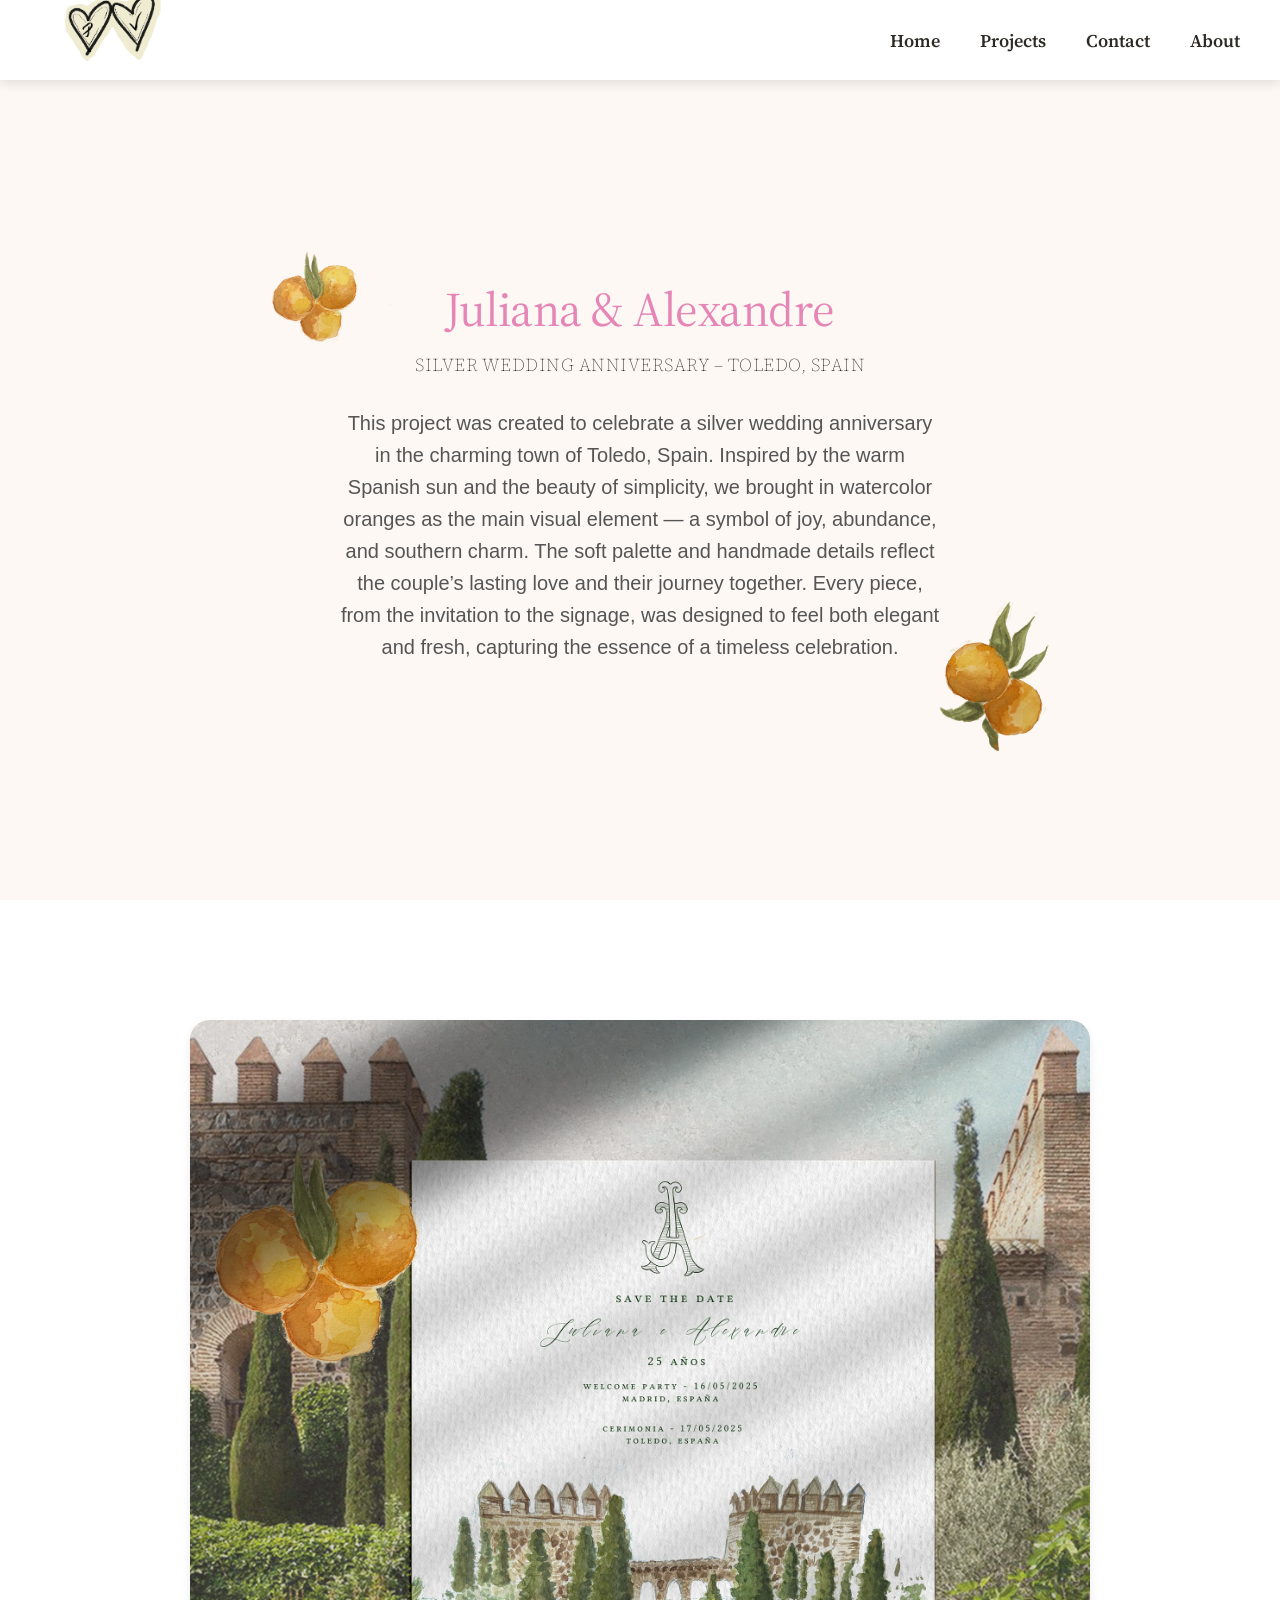
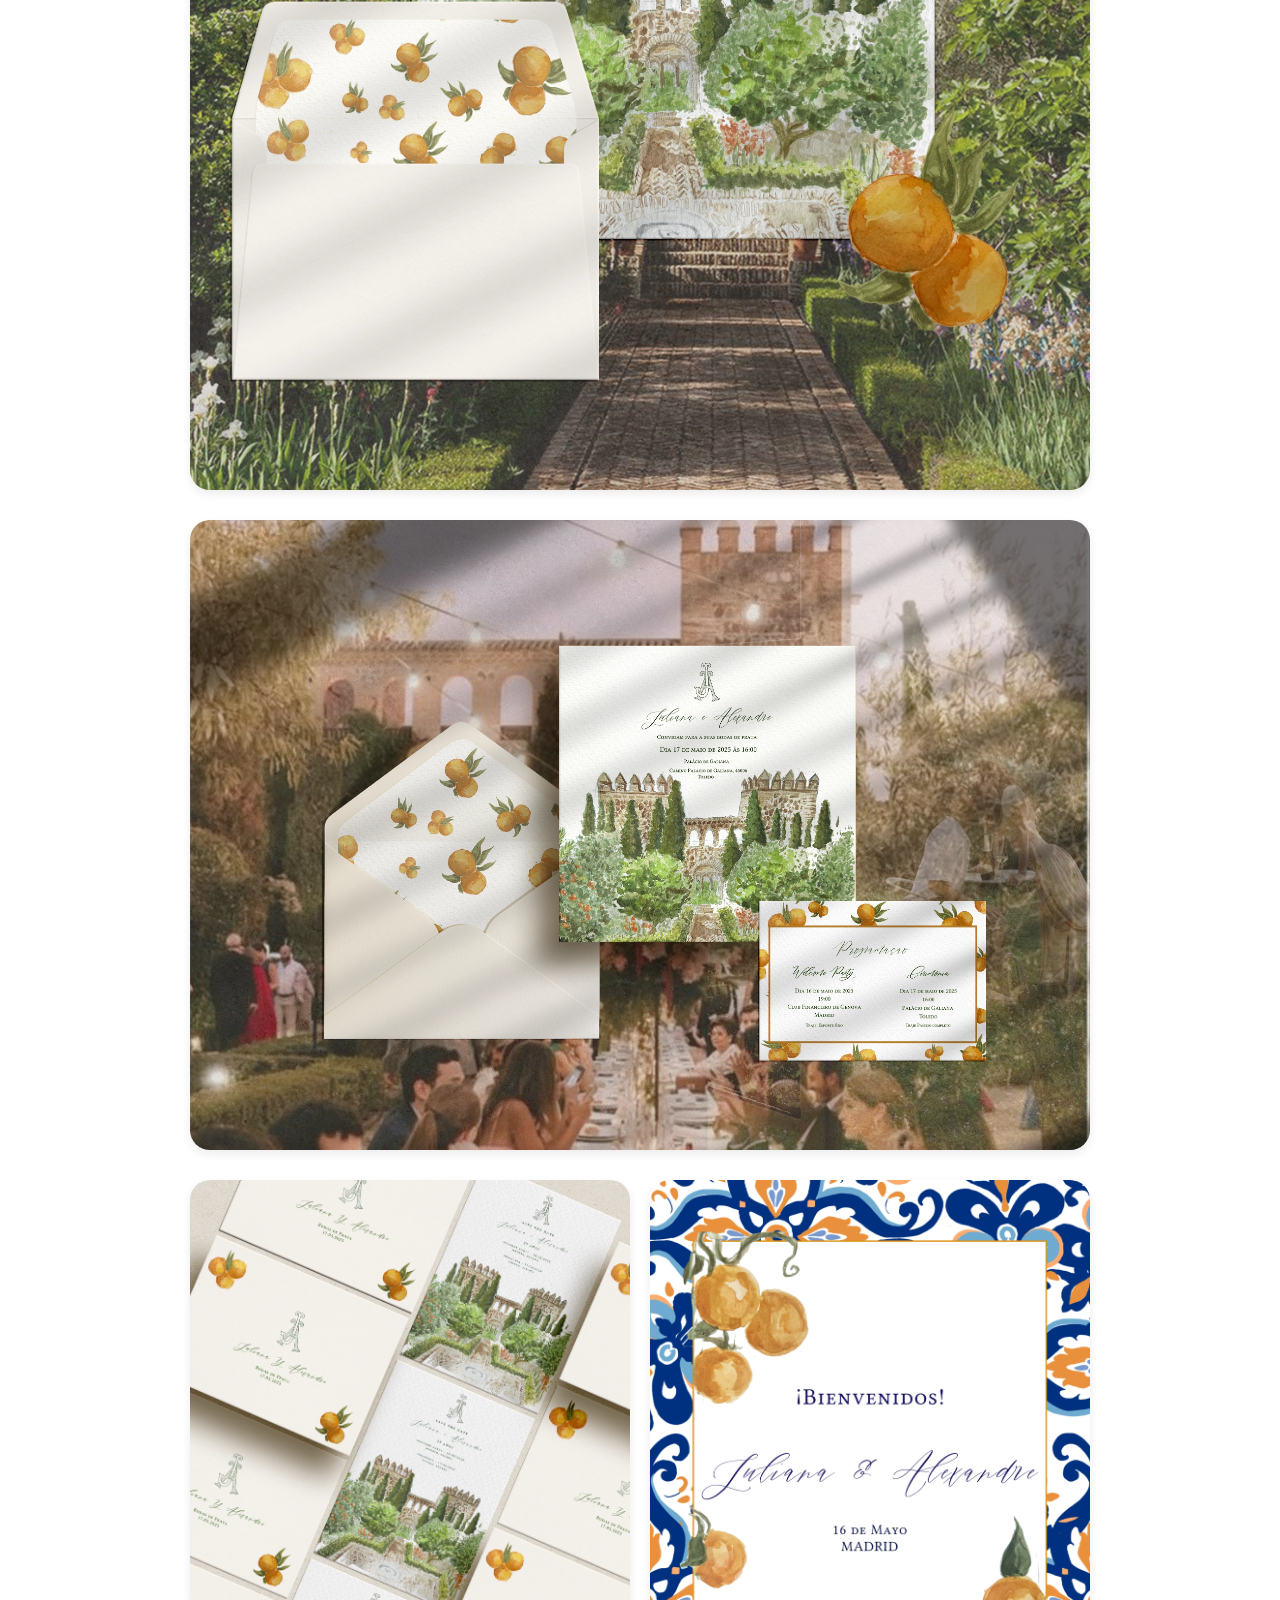
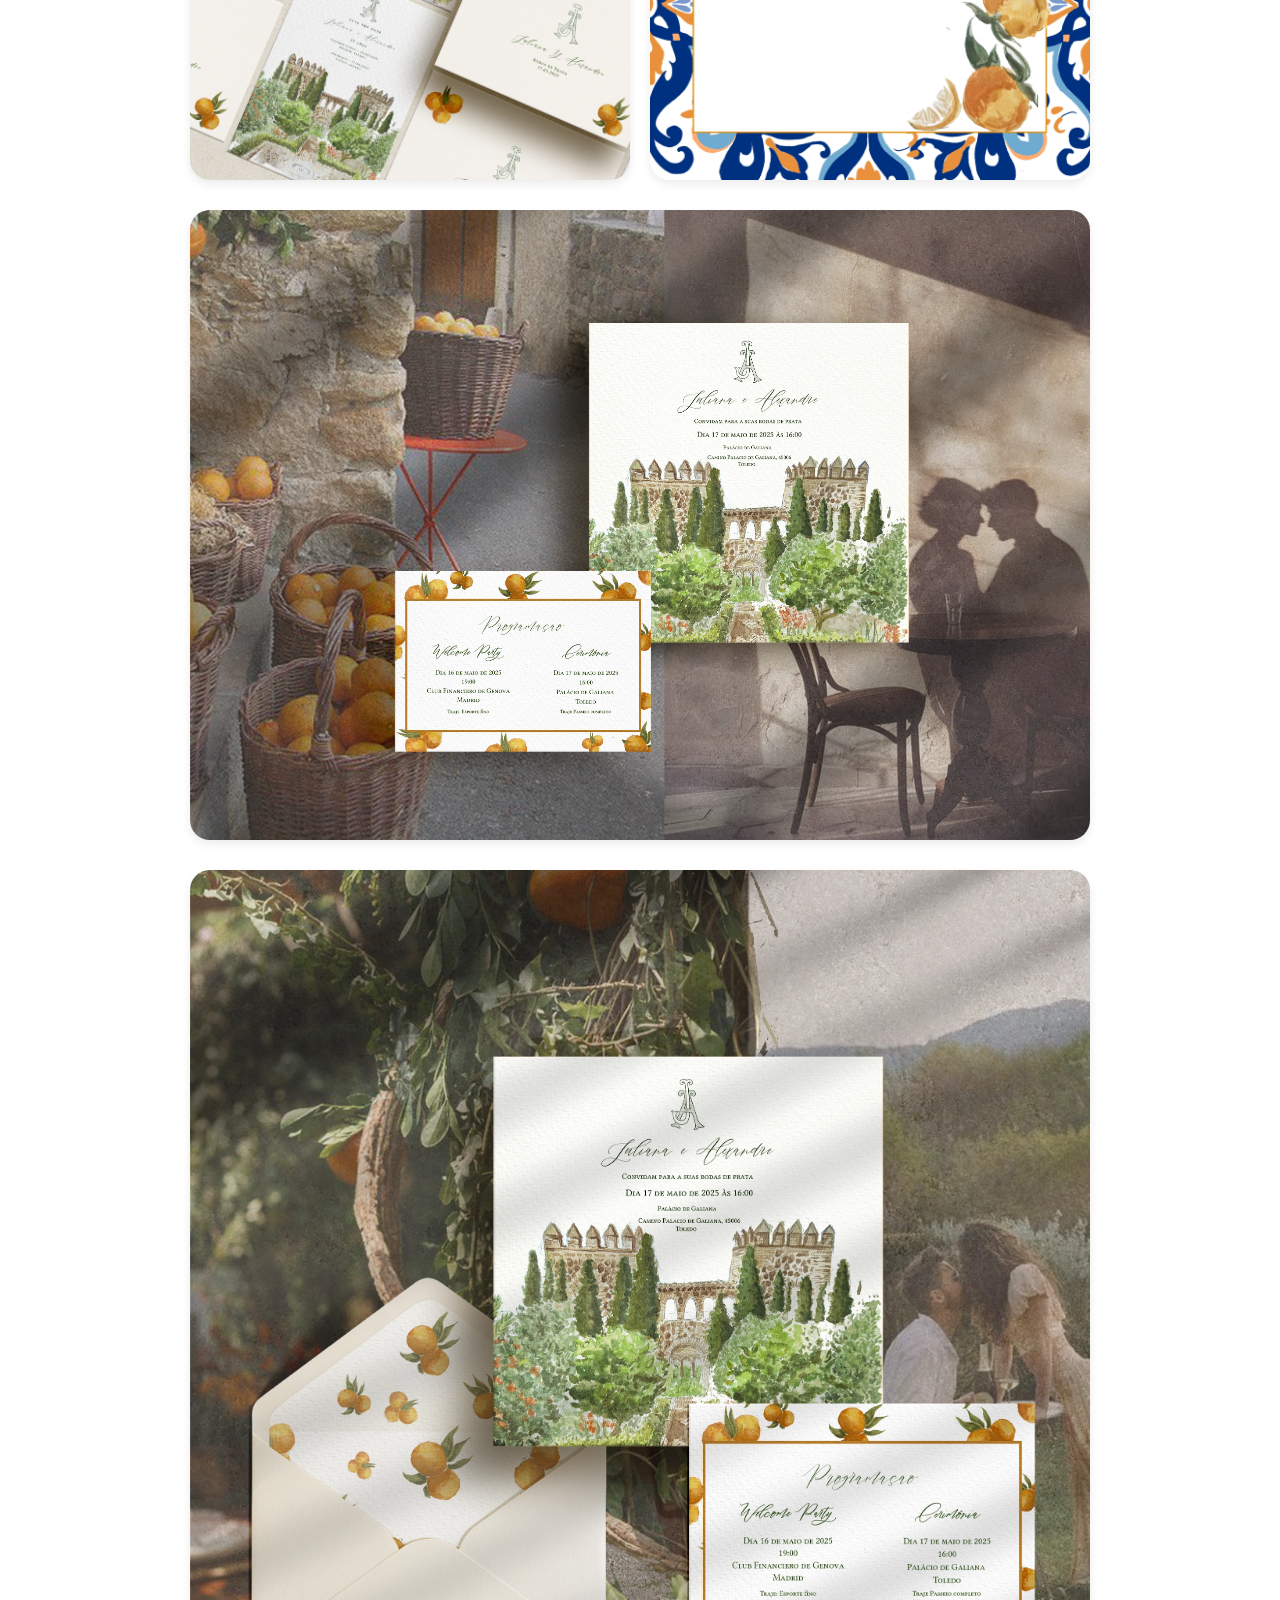
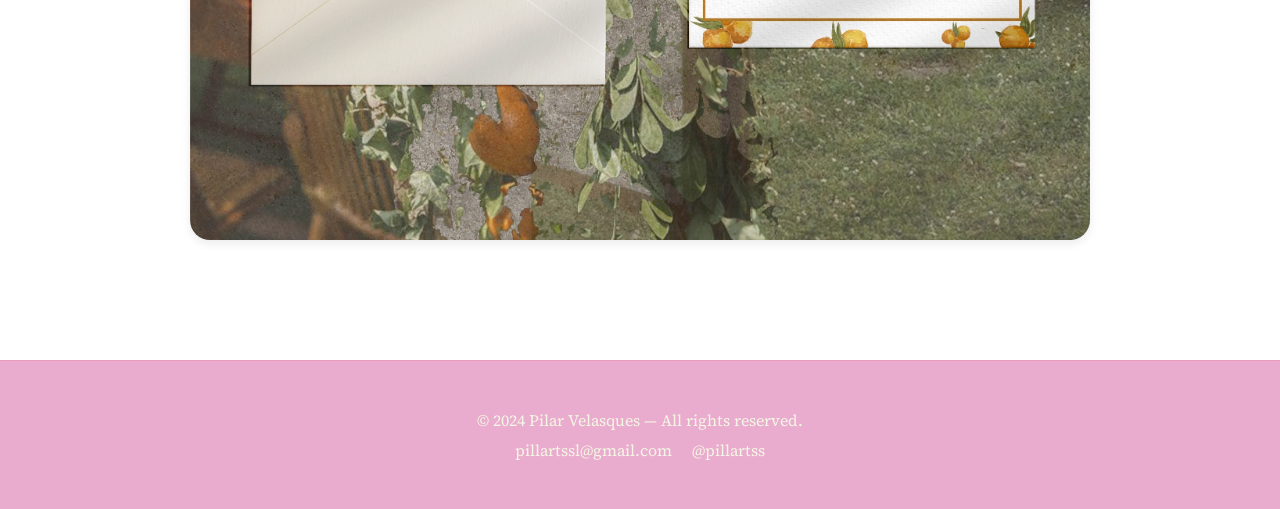
<file: juliana-e-alexandre.html>
<!DOCTYPE html>
<html lang="en">
<head>
  <meta charset="UTF-8" />
  <meta name="viewport" content="width=device-width, initial-scale=1.0"/>
  <link rel="stylesheet" href="css/style.css" />
  <link href="https://fonts.googleapis.com/css2?family=Source+Serif+4:wght@400;600&display=swap" rel="stylesheet">
  <title>Juliana & Alexandre | Project</title>
</head>
<body>
  <!--  Header -->
  <header>
    <div class="logo">
      <a href="index.html">
        <img src="media/img/logo pilarts webp.webp" alt="Logo Pilar Velasques">
      </a>
    </div>
    <nav class="main-nav">
      <a href="index.html#home">Home</a>
      <a href="index.html#projects">Projects</a>
      <a href="index.html#contact">Contact</a>
      <a href="about.html">About</a>
    </nav>
  </header>


<!--Hero Section -->
<section class="hero">
    <div class="container">
      <h1>Juliana & Alexandre</h1>
      <p class="project-subtitle">Silver Wedding Anniversary – Toledo, Spain</p>
      <p class="details">
        This project was created to celebrate a silver wedding anniversary in the charming town of Toledo, Spain. 
        Inspired by the warm Spanish sun and the beauty of simplicity, we brought in watercolor oranges as the main visual element — a symbol of joy, abundance, and southern charm. 
        The soft palette and handmade details reflect the couple’s lasting love and their journey together. 
        Every piece, from the invitation to the signage, was designed to feel both elegant and fresh, capturing the essence of a timeless celebration.
      </p>
      <div class="laranja-moldura">
        <img src="media/img/laranja ju webp.webp" class="laranja esquerda" alt="Laranja esquerda">
        <img src="media/img/laranja ju webp2.webp" class="laranja direita" alt="Laranja direita">
      </div>
    </div>
  </section>

  <!-- Project Images Section -->
  <section class="projects">
    <div class="project-images">
      <img src="media/img/mockup ju e alexandre portfolio webp.webp" alt="Invitation">
      <img src="media/img/mockup ju e alexandre 2 .webp" alt="Menu Design">
      
      <div class="image-row">
        <img src="media/img/mockup ju e alexandre .webp" alt="Vertical 1">
        <img src="media/img/placa ju e alexandre .webp" alt="Vertical 2">
      </div>
      
      <img src="media/img/mockup 9 webp.webp" alt="Extra 1">
      <img src="media/img/mockup 7.webp" alt="Extra 2">
    </div>
  </section>

    
</body>
</html>

<!-- Footer -->
<footer class="footer">
    <div class="footer-container">
      <p>© 2024 Pilar Velasques — All rights reserved.</p>
      <p class="footer-contact">
        <a href="mailto:pillartssl@gmail.com">pillartssl@gmail.com</a>
        <a href="https://www.instagram.com/pillartss" target="_blank">@pillartss</a>
      </p>
    </div>
  </footer>
</file>
<file: css/style.css>
/* Fonte Source Serif 4 Thin */
@import url('https://fonts.googleapis.com/css2?family=Source+Serif+4:wght@200;600&display=swap');

/* BASE GLOBAL */
body {
  font-family: 'Source Serif 4', serif;
  background-color: #FDF8F3;
  color: #2D2A26;
  margin: 0;
}

/*  HEADER */
header {
  background-color: #fff;
  display: flex;
  justify-content: space-between;
  align-items: center;
  padding: 10px 40px;
  position: fixed;
  width: 100%;
  top: 0;
  left: 0;
  z-index: 1000;
  box-shadow: 0 4px 10px rgba(0, 0, 0, 0.1);
  height: 80px;
  overflow: hidden;
}

/*  LOGO */
.logo img {
  height: 150px;
  width: auto;
  display: block;
  margin-top: -30px;
}

/*  NAV COM DIVISÃO */
nav.main-nav {
    display: flex;
    justify-content: flex-end;
    align-items: center;
    gap: 40px;
  }


/* LINKS INDIVIDUAIS */
.nav-left a,
.nav-right a {
  text-decoration: none;
  color: #2D2A26;
  font-weight: 600;
  font-size: 18px;
  transition: color 0.3s ease-in-out;
}

.nav-left a {
  margin-right: 40px;
}

.nav-left a:hover,
.nav-right a:hover {
  color: #D656B0;
}

/* HERO SECTION */
.hero {
  display: flex;
  justify-content: center;
  align-items: center;
  text-align: center;
  min-height: 100vh;
  padding: 120px 20px 80px;
}

.container {
  max-width: 700px;
  padding: 20px;
}

.hero .intro {
  font-family: 'Source Serif 4', serif;
  font-weight: 200;
  font-size: 42px;
  color: #2D2A26;
  margin-bottom: 40px;
  line-height: 1.4;
}

.hero .intro .rio {
  display: inline;
  color: #2D2A26;
  font-weight: 400;
}

.hero .details {
  font-family: 'Helvetica Neue', Helvetica, Arial, sans-serif;
  font-size: 20px;
  line-height: 1.6;
  color: #555;
  margin-bottom: 40px;
}

.hero .details span {
  font-weight: 600;
  color: #E686B6;
}

.hero-img {
    width: 160px;
    height: 160px;
    object-fit: cover;
    border-radius: 50%;
    display: block;
    margin: 0 auto 40px auto;
  }
/* BOTÕES */
.buttons {
  margin-top: 20px;
}

.btn {
  display: inline-block;
  padding: 10px 18px;
  background-color: #f299c5;
  color: white;
  text-decoration: none;
  font-size: 18px;
  border-radius: 5px;
  margin-right: 10px;
  transition: background 0.3s ease-in-out;
}

.btn:hover {
  background-color: #ffa6d2;
}

.btn.outline {
  background-color: transparent;
  border: 2px solid #f29ac6;
  color: #f196c3;
}

.btn.outline:hover {
  background-color: rgb(248, 163, 205);
  color: white;
}

/*PROJECTS SECTION */
.projects {
  text-align: center;
  padding: 100px 80px;
  background-color: white;
}

.projects h2 {
  font-size: 32px;
  color: #E686B6;
  margin-bottom: 40px;
}

.project-container {
  display: flex;
  gap: 20px;
  justify-content: center;
  flex-wrap: wrap;
}

.project {
  background-color: #fff;
  width: 300px;
  border-radius: 10px;
  overflow: hidden;
  box-shadow: 0 4px 10px rgba(0, 0, 0, 0.1);
  transition: transform 0.3s ease-in-out;
}

.project:hover {
  transform: scale(1.05);
}

.project img {
    width: 100%;
    height: 250px; 
    object-fit: cover;
    border-radius: 10px;
  }

.project-details {
  padding: 20px;
}

.project-details h3 {
  font-size: 20px;
  color: #333;
  margin-bottom: 10px;
}

.project-details p {
  font-size: 14px;
  color: #666;
}


/* CONTACT SECTION */
.contact {
  background-color: #FDF8F3;
  min-height: 100vh;
  display: flex;
  justify-content: center;
  align-items: center;
  text-align: center;
  padding: 100px 20px;
}

.contact .container {
  max-width: 600px;
}

.contact h2 {
  font-size: 36px;
  color: #E686B6;
  margin-bottom: 16px;
}

.contact p {
  font-size: 20px;
  color: #555;
  margin-bottom: 32px;
}

.contact .buttons {
  display: flex;
  justify-content: center;
  gap: 20px;
  flex-wrap: wrap;
}
/*  FORMULÁRIO DE CONTATO */
.contact-form {
    display: flex;
    flex-direction: column;
    gap: 20px;
    margin-top: 40px;
  }
  
  .contact-form input,
  .contact-form textarea {
    padding: 12px 16px;
    border-radius: 6px;
    border: 1px solid #e0cbd4;
    font-family: 'Source Serif 4', serif;
    font-size: 16px;
    color: #af3a7e;
    background-color: #fff8f8;
    resize: none;
  }
  
  .contact-form textarea {
    min-height: 120px;
  }
  
  .contact-form input:focus,
  .contact-form textarea:focus {
    outline: none;
    border-color: #a02b66;
    box-shadow: 0 0 0 2px #f5d1e3;
  }
  .contact-form button {
  width: fit-content;
  border: 2px solid #f29ac6; 
  background-color: transparent;
  color: #f196c3;
  font-size: 18px;
  padding: 10px 18px;
  border-radius: 5px;
  cursor: pointer;
  transition: background 0.3s ease-in-out;
  font-family: 'Source Serif 4', serif;
  outline: none;
}

.contact-form button:hover {
  background-color: #f29ac6;
  color: white;
}


.contact-form button:focus {
  outline: none;
  box-shadow: none;
}



/* RESPONSIVIDADE */
@media (max-width: 1024px) {
  header {
    padding: 20px 40px;
  }

  .hero {
    flex-direction: column;
    text-align: center;
    padding: 120px 40px;
  }

  .project-container {
    flex-direction: column;
    align-items: center;
  }
}

@media (max-width: 768px) {
  header {
    flex-direction: column;
    padding: 10px 20px;
    text-align: center;
    height: auto;
  }

  .logo img {
    margin-top: 0;
    height: 120px;
  }

  nav.main-nav {
    flex-direction: column;
    align-items: center;
    gap: 12px;
    margin-top: 10px;
  }

  .projects {
    padding: 60px 20px;
  }
}

@media (max-width: 480px) {
  .hero {
    padding: 100px 20px;
  }

  .hero .intro {
    font-size: 32px;
  }

  .hero .details {
    font-size: 16px;
  }

  .btn {
    padding: 8px 16px;
  }
}

.main-nav {
    display: flex;
    align-items: center;
    gap: 40px; 
  }
  .main-nav a {
    text-decoration: none;
    color: #2D2A26;
    font-weight: 600;
    font-size: 18px;
    transition: color 0.3s ease-in-out;
  }
  
  .main-nav a:hover {
    color: #D656B0;
  }
  * {
    box-sizing: border-box;
  }
  
  .about {
    background-color: #FDF8F3;
    min-height: 100vh;
    padding: 120px 20px 80px;
    display: flex;
    justify-content: center;
    align-items: center;
    text-align: center;
  }
  
  .about-container {
    max-width: 700px;
    width: 100%;
  }
  
  .about-img {
    width: 200px; /* aumentei de 160px para 200px */
    height: 200px;
    object-fit: cover;
    border-radius: 50%;
    display: block;
    margin: 0 auto 20px;
    box-shadow: 0 4px 10px rgba(0, 0, 0, 0.1);
    border: 4px solid #E686B6; /* borda rosa */
  }
  
  .hi-text {
    font-size: 18px;
    color: #777;
    margin-bottom: 30px;
  }
  
  .about h1 {
    font-size: 40px;
    color: #E686B6;
    margin-bottom: 30px;
  }
  
  .about p {
    font-size: 20px;
    line-height: 1.8;
    color: #2D2A26;
    margin-bottom: 20px;
    max-width: 600px;
    margin-left: auto;
    margin-right: auto;
  }






.name-circle {
  display: inline-block;
  position: relative;
  text-decoration: none;
  color: #f7accf; 
  font-weight: 600;
  cursor: pointer;
  transition: color 0.3s ease;
}

.name-circle:hover {
  color: #e78dbf;
}

.name-highlight {
    text-decoration: none;
    color: #f7accf; 
    font-weight: 600;
    transition: color 0.3s ease;
  }
  
  .name-highlight:hover {
    color: #e78dbf;
  }
  .nowrap {
    white-space: nowrap;
  }




.hero h1 {
    font-size: 48px;
    color: #E686B6;
    margin-bottom: 20px;
    font-weight: 400;
    text-align: center;
  }
  
  .hero .details {
    font-size: 20px;
    max-width: 600px;
    margin: 0 auto 30px;
    color: #555;
    text-align: center;
  }
  
  .projects {
    background-color: #fff;
    padding: 60px 20px;
  }
  
  .project-container {
    display: flex;
    flex-wrap: wrap;
    justify-content: center;
    gap: 30px;
  }
  
  .project img {
    width: 100%;
    max-width: 400px;
    height: auto;
    border-radius: 10px;
    box-shadow: 0 4px 10px rgba(0, 0, 0, 0.05);
    transition: transform 0.3s ease;
  }
  
  .project img:hover {
    transform: scale(1.03);
  }
  .project-link {
    text-decoration: none;
    color: inherit;
    display: block;
  }
  
  .project-link:hover {
    color: inherit;
  }

  .project-images {
    display: flex;
    flex-direction: column;
    gap: 30px;
    align-items: center;
    padding: 60px 20px;
  }
  
  .project-images img {
    width: 100%;
    max-width: 900px;
    height: auto;
    border-radius: 20px;
    box-shadow: 0 4px 10px rgba(0, 0, 0, 0.08);
    object-fit: cover;
  }
  
  /*  duas imagens verticais */
  .image-row {
    display: flex;
    justify-content: center;
    gap: 20px;
    width: 100%;
    max-width: 900px;
  }
  
  .image-row img {
    width: 100%;
    max-width: 440px;
    height: 600px;
    object-fit: cover;
    border-radius: 20px;
    box-shadow: 0 4px 10px rgba(0, 0, 0, 0.08);
  }
  .project-subtitle {
    font-family: 'Source Serif 4', serif;
    font-weight: 200;
    font-size: 18px;
    color: #2D2A26;
    margin-top: -10px;
    margin-bottom: 30px;
    text-transform: uppercase;
    letter-spacing: 0.5px;
  }


.footer {
    background-color: #eaacce; 
    padding: 40px 20px;
    text-align: center;
    font-family: 'Source Serif 4', serif;
    border-top: 1px solid #e89ebb;
    color: #f4f6e4;  
  }
  
  .footer-container {
    max-width: 800px;
    margin: 0 auto;
  }
  
  .footer p {
    margin: 8px 0;
    font-size: 16px;
    color: #f4f6e4; 
  }
  
  .footer-contact a {
    color: #f4f6e4;
    text-decoration: none;
    margin: 0 8px;
    transition: color 0.3s ease;
  }
  
  .footer-contact a:hover {
    color: #f4f6e4;
  }
  .laranja-moldura {
    position: relative;
    max-width: 700px;
    margin: 0 auto;
    margin-bottom: 40px;
    z-index: 0;
  }
  
  .laranja {
    position: absolute;
    opacity: 0.95;
    pointer-events: none;
    z-index: 0;
  }
  
  .laranja.esquerda {
    width: 190px;
    top: -480px; 
    left: -120px; 
  }
  
  .laranja.direita {
    width: 180px;
    top: -100px; 
    right: -150px; 
  }


.flores-moldura {
  position: relative;
  max-width: 700px;
  margin: 0 auto;
  margin-bottom: 40px;
  z-index: 0;
}

  .flor {
    position: absolute;
    opacity: 0.95;
    pointer-events: none;
    z-index: 0;
  }
  
  .flor.esquerda {
    width: 220px;
    top: -480px;
    left: -120px;
  }
  
  .flor.direita {
    width: 220px;
    top: -100px;
    right: -150px;
  }

  .project-container {
    display: flex;
    flex-wrap: wrap;
    justify-content: center;
    gap: 30px;
    max-width: 1000px;
    margin: 0 auto;
  }
  
  
  :root {
    --rosa: #E686B6;
    --bege: #FDF8F3;
  }
  
  body {
    background-color: var(--bege);
    color: #2D2A26;
  }

.iframe-container {
    max-width: 700px;
    margin: 40px auto;
    border-radius: 10px;
    overflow: hidden;
    box-shadow: 0 4px 10px rgba(0, 0, 0, 0.1);
  }
  .project img {
  transition: transform 0.4s ease, opacity 0.4s ease;
}

.project:hover img {
  transform: scale(1.03);
  opacity: 0.9;
}
h1, h2, h3 {
  font-family: 'Source Serif 4', serif;
  letter-spacing: -0.5px;
}

section {
  padding: 80px 0;
}

section {
  padding: 80px 0;
}

.container {
  max-width: 1100px;
  margin: 0 auto;
  text-align: center;
}

/* botão hamburguer */
.menu-toggle {
  display: none;
  font-size: 28px;
  cursor: pointer;
}

/* mobile */
@media (max-width: 768px) {

  .menu-toggle {
    display: block;
  }

  .main-nav {
    display: none;
    flex-direction: column;
    background: #fffaf9;
    position: absolute;
    top: 80px;
    right: 20px;
    padding: 20px;
    border: 1px solid #eee;
  }

  .main-nav.active {
    display: flex;
  }

  .main-nav a {
    margin: 10px 0;
  }
}
</file>
